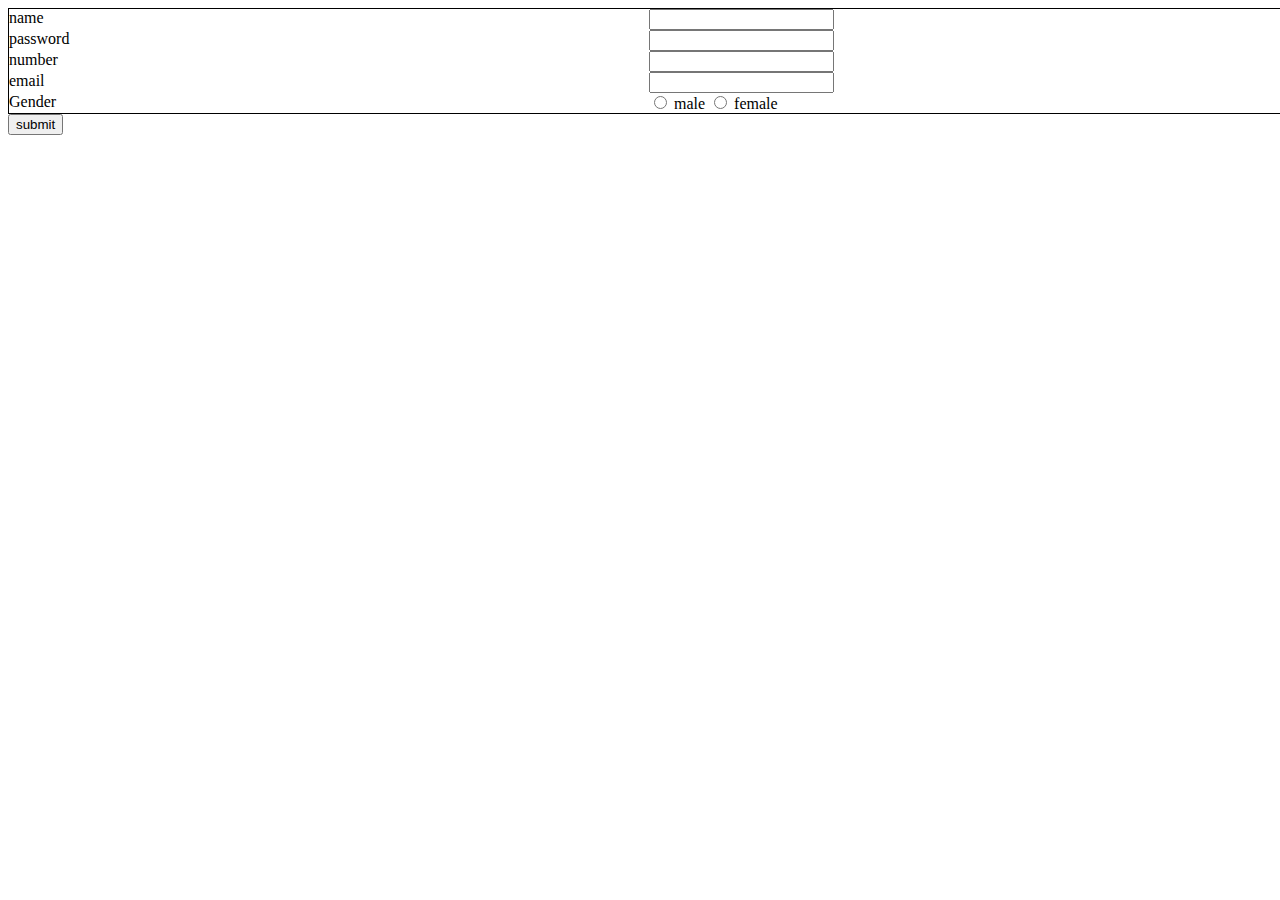
<file: Property HCI/05/index.html>
<!DOCTYPE html>
<html lang="en">
<head>
  <meta charset="UTF-8">
  <meta http-equiv="X-UA-Compatible" content="IE=edge">
  <meta name="viewport" content="width=device-width, initial-scale=1.0">
  <title>Document</title>
  <link rel="stylesheet" href="style.css">
</head>
<body>
  <form>
    <div id="divTable">

      <div>name</div>
      <div><input type="text" name="inputText" id="inputText"></div>

      <div>password</div>
      <div><input type="password" name="inputPassword" id="inputPassword"></div>

      <div>number</div>
      <div><input type="number" name="inputNumber" id="inputNumber"></div>

      <div>email</div>
      <div><input type="email" name="inputEmail" id="inputEmail"></div>

      <div>Gender</div>
      <div>
        <input type="radio" name="inputRadioGender" id="inputRadioMale">
        <label for="inputRadioGenderMale">male</label>
        <input type="radio" name="inputRadioGender" id="inputRadioFemale">
        <label for="inputRadioGenderFemale">female</label>
      </div>
    </div>
    <button id="buttonSubmit">submit</button>
    <div id="divError"></div>
  </form>

  <div id="asynchronous"></div>

</body>


<script src="script.js"></script>
</html>
</file>
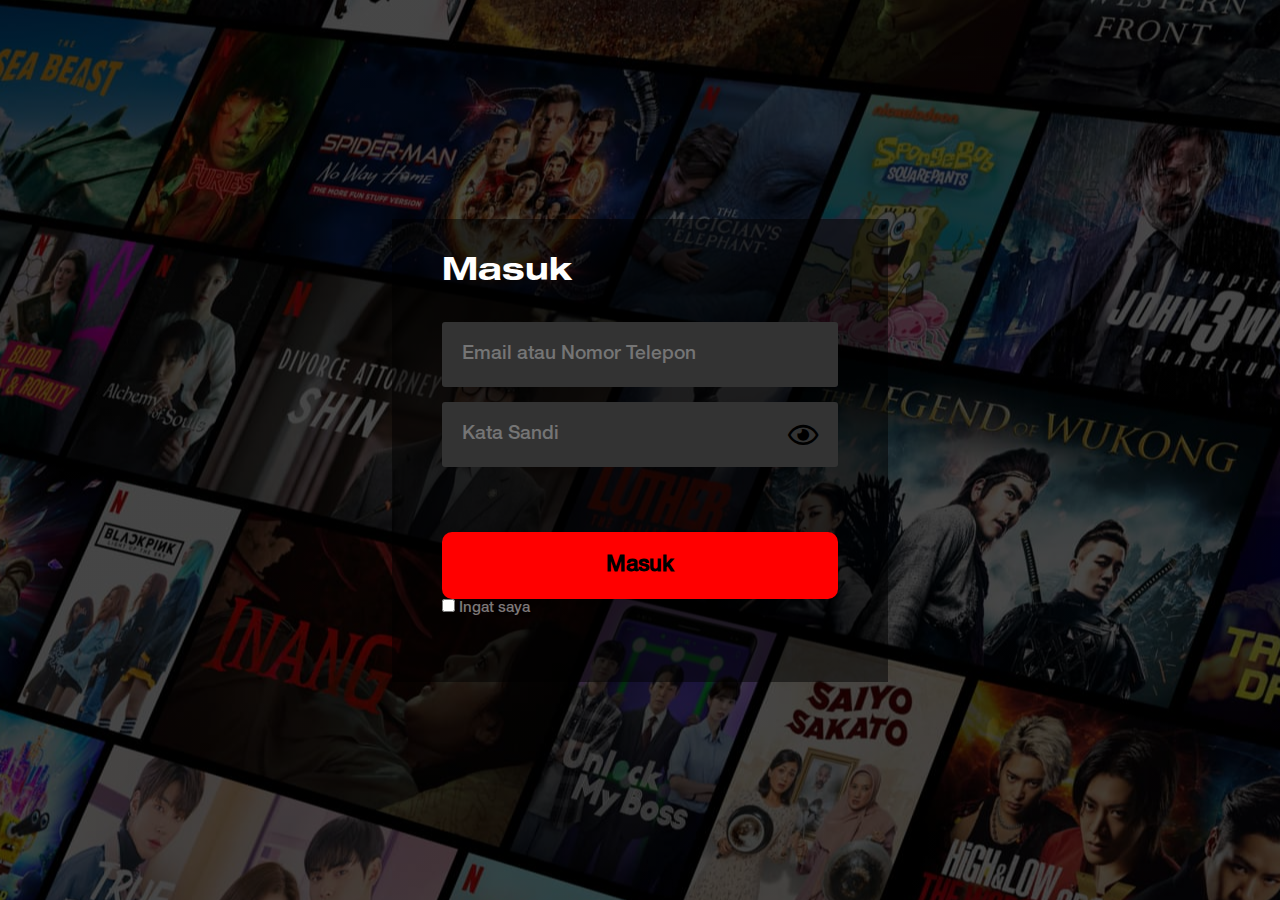
<file: loginpage.html>
<!DOCTYPE html>
<html lang="en">

<head>
    <meta charset="UTF-8">
    <meta http-equiv="X-UA-Compatible" content="IE=edge">
    <meta name="viewport" content="width=device-width, initial-scale=1.0">
    <link rel="stylesheet" href="style.css">
    <link rel="stylesheet" href="https://cdnjs.cloudflare.com/ajax/libs/font-awesome/5.13.0/css/all.min.css">
    <title>Document</title>
</head>

<body>
    <div class="container">
        <div class="bg"></div>
        <div class="loginfield">
            <div class="field">
                <h1>Masuk</h1>
                <div class="isi">
                    <div class="input-field" id="nameField">
                        <input id="nameText" type="text" placeholder="Email atau Nomor Telepon">
                    </div>
                    <div class="input-field" id="passField">
                        <input id="passText" type="password" placeholder="Kata Sandi">
                        <i class="far fa-eye" id="togglePassword"></i>
                    </div>
                    <div>
                        <button id="myButton" type="button">Masuk</button>  
                        <script type="text/javascript">
                            document.getElementById("myButton").onclick = function () {
                                location.href = "./Property HCI/home_page.html";
                            };
                        </script>  
                    </div>
                    <label class="checkbox" id="cekboks" for="myCheckBoxId">
                        <input type="checkbox" name="checkboxTermofService" id="checkBoxId">
                        <!-- <div class="checkbox__box"></div> -->
                        Ingat saya
                    </label>

                </div>
                <div class="but"></div>
            </div>
        </div>
    </div>
</body>
<script src="script.js"></script>

</html>
</file>
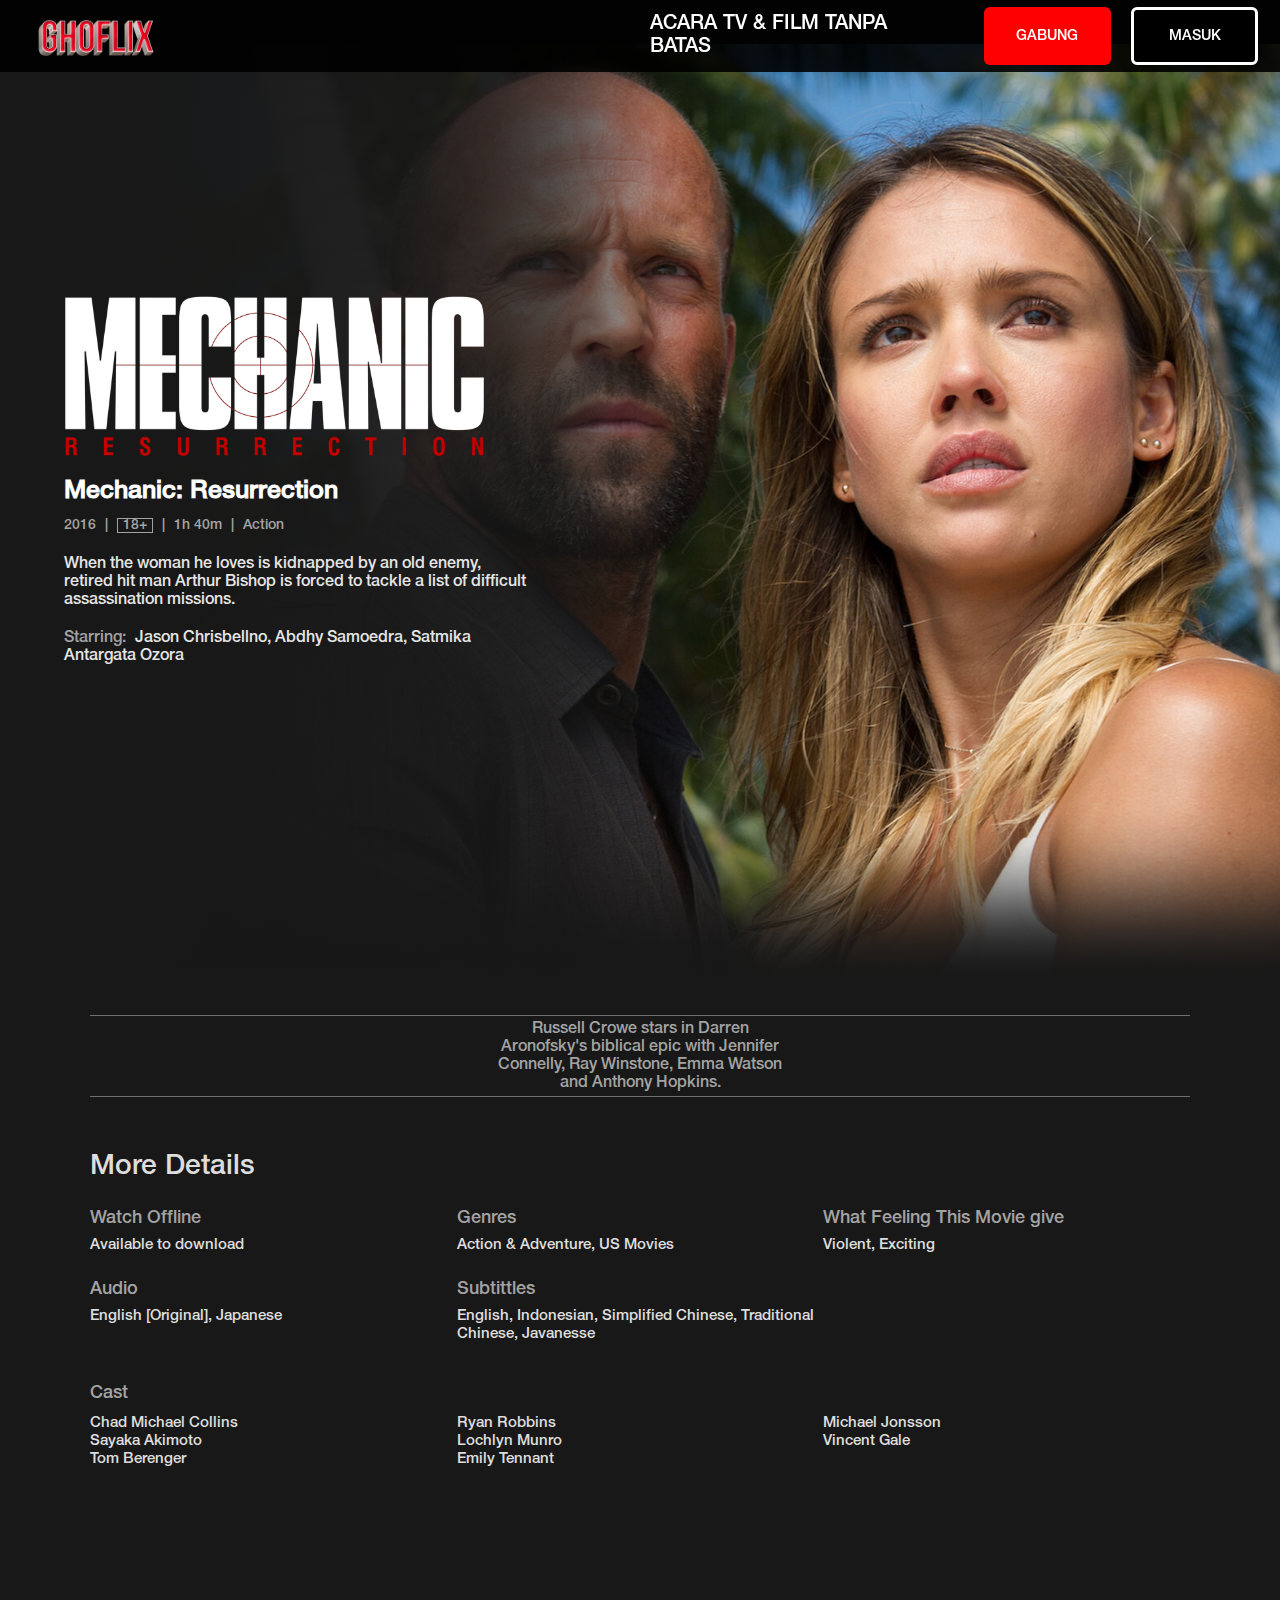
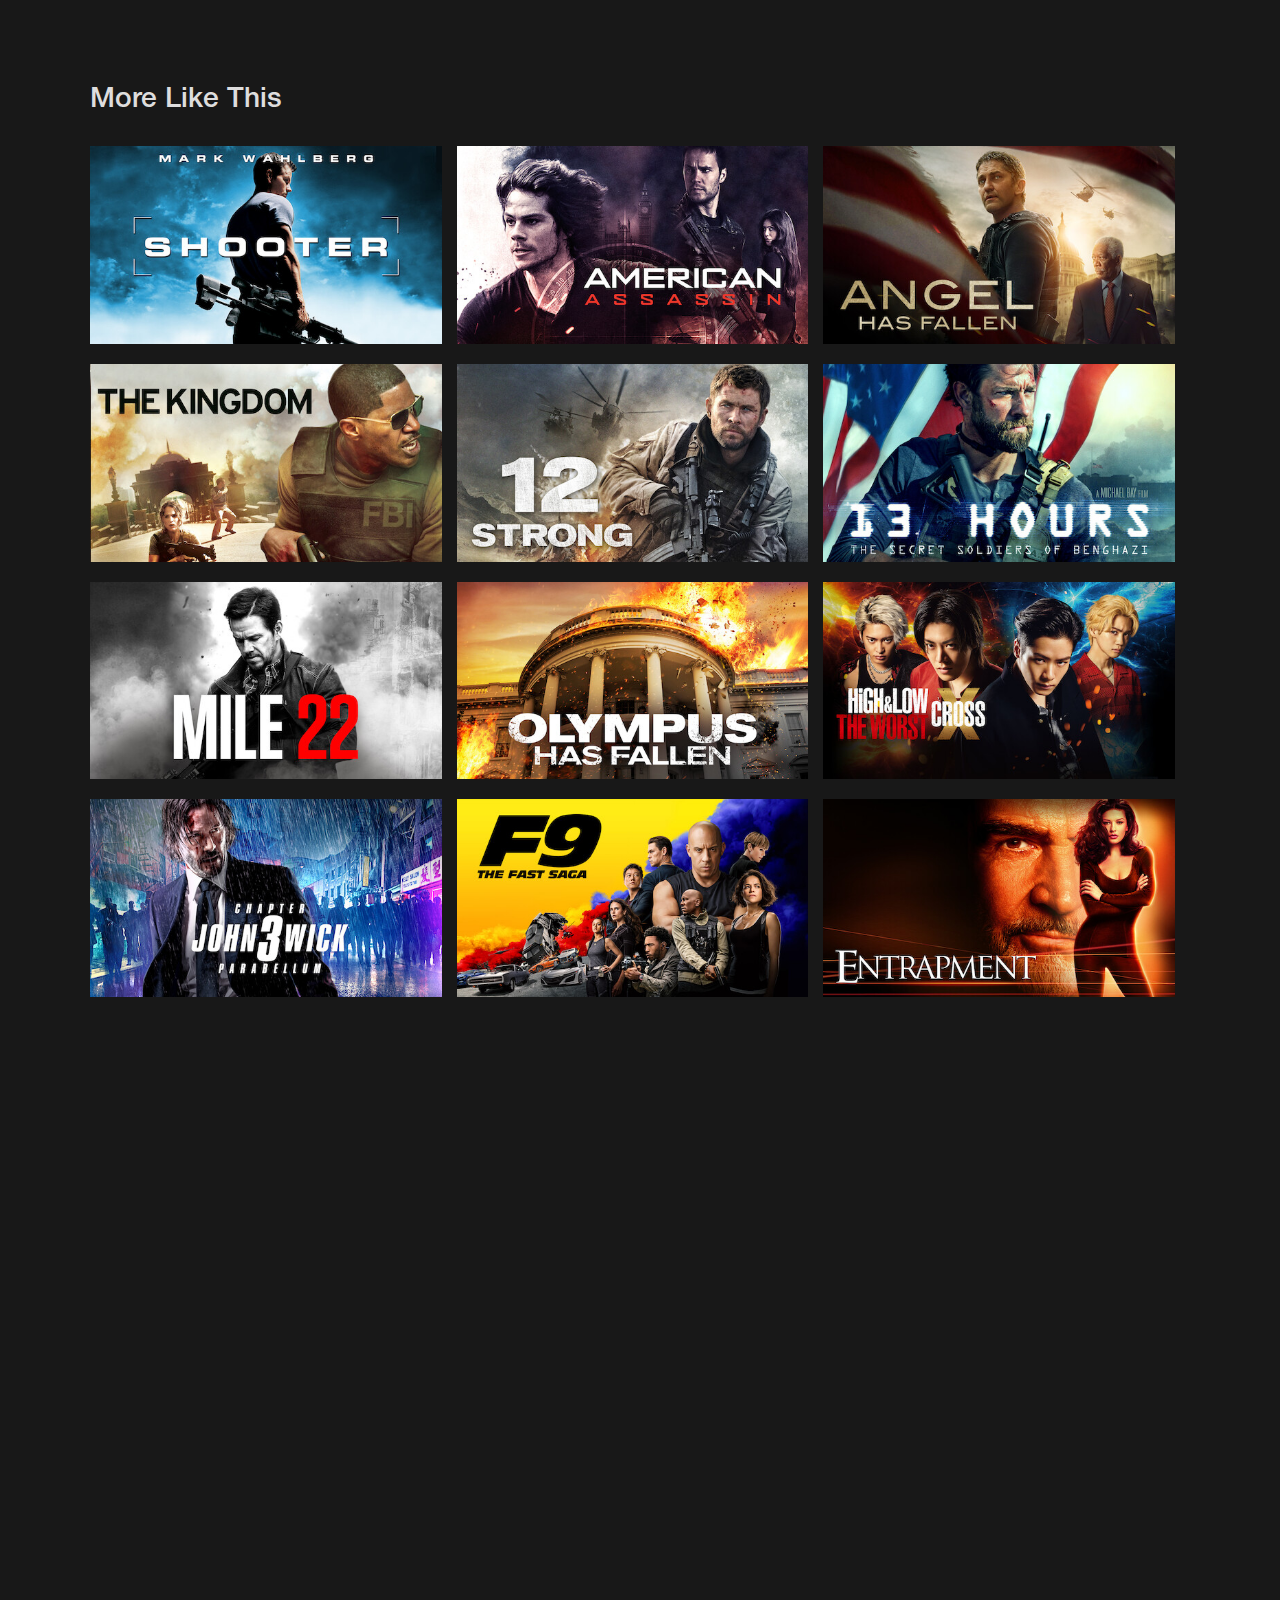
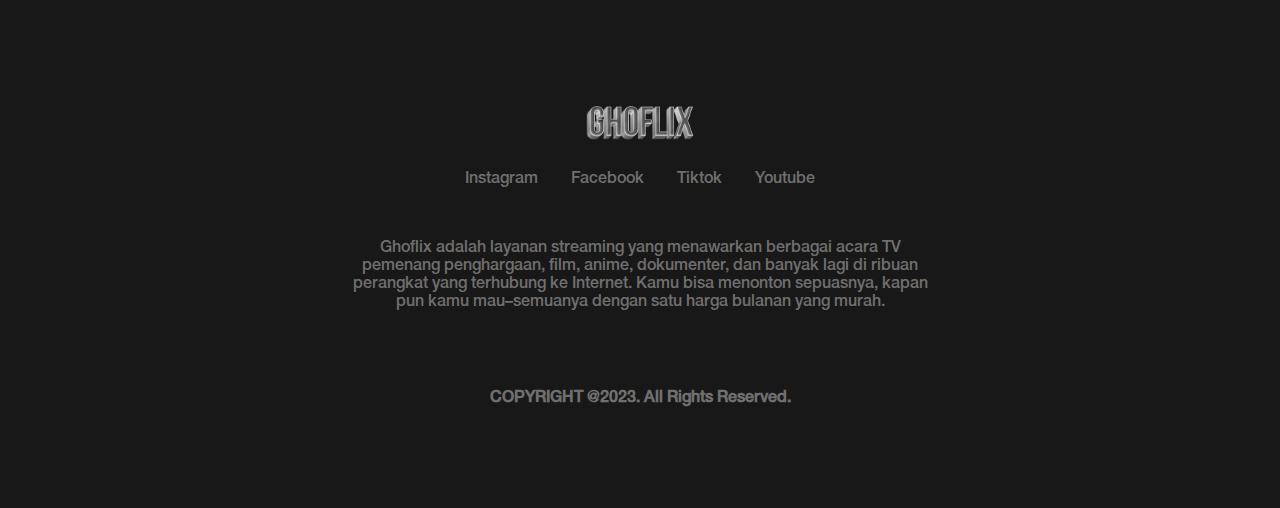
<file: Property HCI/film1.html>
<html lang="en">
<head>
    <meta charset="UTF-8">
    <meta http-equiv="X-UA-Compatible" content="IE=edge">
    <meta name="viewport" content="width=device-width, initial-scale=1.0">
    <title>Document</title>
    <link rel="stylesheet" href="film1.css">
</head>
<body>
    <div class="header">
        <img src="./Assets/ghoflix_image.png" alt="image">
        <div class="left_header">

            <p>ACARA TV & FILM TANPA BATAS</p>
            <div class="left_second_container">
                <a class="left_header_gabung" href="./loginpage.html">
                    <p>
                        GABUNG
                    </p>
                </a>
                <a class="left_header_masuk" href="./loginpage.html">
                    <p>
                        MASUK 
                    </p>
                </a>
            </div>
        </div>        
    </div>
    <div class="jumbotron1">
        <div class="hero_container_info">
            <div class="info_container">
                <img src="./Assets/film1_tittle.png" alt="">
                <div class="details_info_movie">
                    <h1>Mechanic: Resurrection</h1>
                    <div class="tittle_info_movie">
                        <span class="tittle_year">2016</span>
                        <span class="separator"> | </span>
                        <span class="maturerity_number">18+</span>
                        <span class="separator"> | </span>
                        <span class="movie_time">1h 40m</span>
                        <span class="separator"> | </span>
                        <span class="genre">Action</span>
                    </div>
                    <div class="tittle_sinopsis">
                        When the woman he loves is kidnapped by an old enemy, 
                        retired hit man Arthur Bishop is forced to tackle a list of 
                        difficult assassination missions.
                    </div>
                    <div class="tittle_info_talent">
                        <span class="starring">Starring: </span>
                        <span class="talent"> Jason Chrisbellno, Abdhy Samoedra, Satmika Antargata Ozora</span>
                    </div>
                </div>
            </div>
            <div class="hero_image">
                
            </div>
        </div>
    </div>
    <div class="suggestion">
        <section class="producer_hero">
            <div class="separator_pro"></div>
            <section class="produser_details">
                <span class="producer_name">
                    <p>
                        Russell Crowe stars in Darren Aronofsky's biblical 
                        epic with Jennifer Connelly, Ray Winstone, Emma Watson and 
                        Anthony Hopkins.
                    </p>
                </span>
            </section>
            <div class="separator_pro"></div>
        </section>
        <section class="more_detail">
            <p>More Details</p>
            <div class="detail_info_more">
                <div class="section_watch_offline">
                    <div class="header_section_watch">
                        Watch Offline
                    </div>
                    <div class="contain_section_watch">
                        Available to download
                    </div>
                </div>
                <div class="section_genres_more">
                    <div class="header_section_watch">
                        Genres
                    </div>
                    <div class="contain_section_watch">
                        Action & Adventure, US Movies
                    </div>
                </div>
                <div class="section_feeling_this_movie">
                    <div class="header_section_watch">
                        What Feeling This Movie give
                    </div>
                    <div class="contain_section_watch">
                        Violent, Exciting
                    </div>
                    
                </div>
                <div class="section_audio">
                    <div class="header_section_watch">
                        Audio
                    </div>
                    <div class="contain_section_watch">
                        English [Original], Japanese
                    </div>
                </div>
                <div class="section_subtittles">
                    <div class="header_section_watch">
                        Subtittles
                    </div>
                    <div class="contain_section_watch">
                        English, Indonesian, Simplified Chinese, Traditional Chinese, Javanesse
                    </div>
                </div>
            </div>
        </section>
        <section class="cast_container">
            <div class="header_cast">
                Cast
            </div>
            <div class="cast_name">
                <span>Chad Michael Collins</span>
                <span>Ryan Robbins</span>
                <span>Michael Jonsson</span>
                <span>Sayaka Akimoto</span>
                <span>Lochlyn Munro</span>
                <span>Vincent Gale</span>
                <span>Tom Berenger</span>
                <span>Emily Tennant</span>
            </div>
        </section>
    </div>
    <div class="recomendded_movie">
        <div class="header_recommendded_movie">
            <span>More Like This</span>
        </div>
        <div class="movie_container">
            <div class="movie_hold">
                <a href="">
                    <img src="./Assets/reco_image1.jpg" alt="">
                </a> 
            </div>
            <div class="movie_hold">
                <a href="">
                    <img src="./Assets/reco_image2.jpg" alt="">
                </a> 
            </div>
            <div class="movie_hold">
                <a href="">
                    <img src="./Assets/reco_image3.jpg" alt="">
                </a> 
            </div>
            <div class="movie_hold">
                <a href="">
                    <img src="./Assets/reco_image4.jpg" alt="">
                </a> 
            </div>
            <div class="movie_hold">
                <a href="">
                    <img src="./Assets/reco_image5.jpg" alt="">
                </a> 
            </div>
            <div class="movie_hold">
                <a href="">
                    <img src="./Assets/reco_image6.jpg" alt="">
                </a> 
            </div>
            <div class="movie_hold">
                <a href="">
                    <img src="./Assets/reco_image7.jpg" alt="">
                </a> 
            </div>
            <div class="movie_hold">
                <a href="">
                    <img src="./Assets/reco_image8.jpg" alt="">
                </a> 
            </div>
            <div class="movie_hold">
                <a href="">
                    <img src="./Assets/reco_image9.jpg" alt="">
                </a> 
            </div>
            <div class="movie_hold">
                <a href="">
                    <img src="./Assets/reco_image10.jpg" alt="">
                </a> 
            </div>
            <div class="movie_hold">
                <a href="">
                    <img src="./Assets/reco_image11.jpg" alt="">
                </a> 
            </div>
            <div class="movie_hold">
                <a href="">
                    <img src="./Assets/reco_image12.jpg" alt="">
                </a> 
            </div>
        </div>
    </div>
</body>
<footer>
    <div class="footer_container">
        <div class="container_social_media">
            <img src="./Assets/ghoflix_black and white.png" alt="">
            <section class="link_social_media">
                <a href="">Instagram</a>
                <a href="">Facebook</a>
                <a href="">Tiktok</a>
                <a href="">Youtube</a>
            </section>
            <div class="description_footer">
                <p>Ghoflix adalah layanan streaming yang menawarkan berbagai acara 
                    TV pemenang penghargaan, film, anime, dokumenter, dan banyak lagi
                    di ribuan perangkat yang terhubung ke Internet. Kamu bisa menonton
                    sepuasnya, kapan pun kamu mau–semuanya dengan satu harga bulanan yang murah.</p>
            </div>
            <h4>COPYRIGHT @2023. All Rights Reserved.</h4>
        </div>
    </div>
</footer>
</html>
</file>
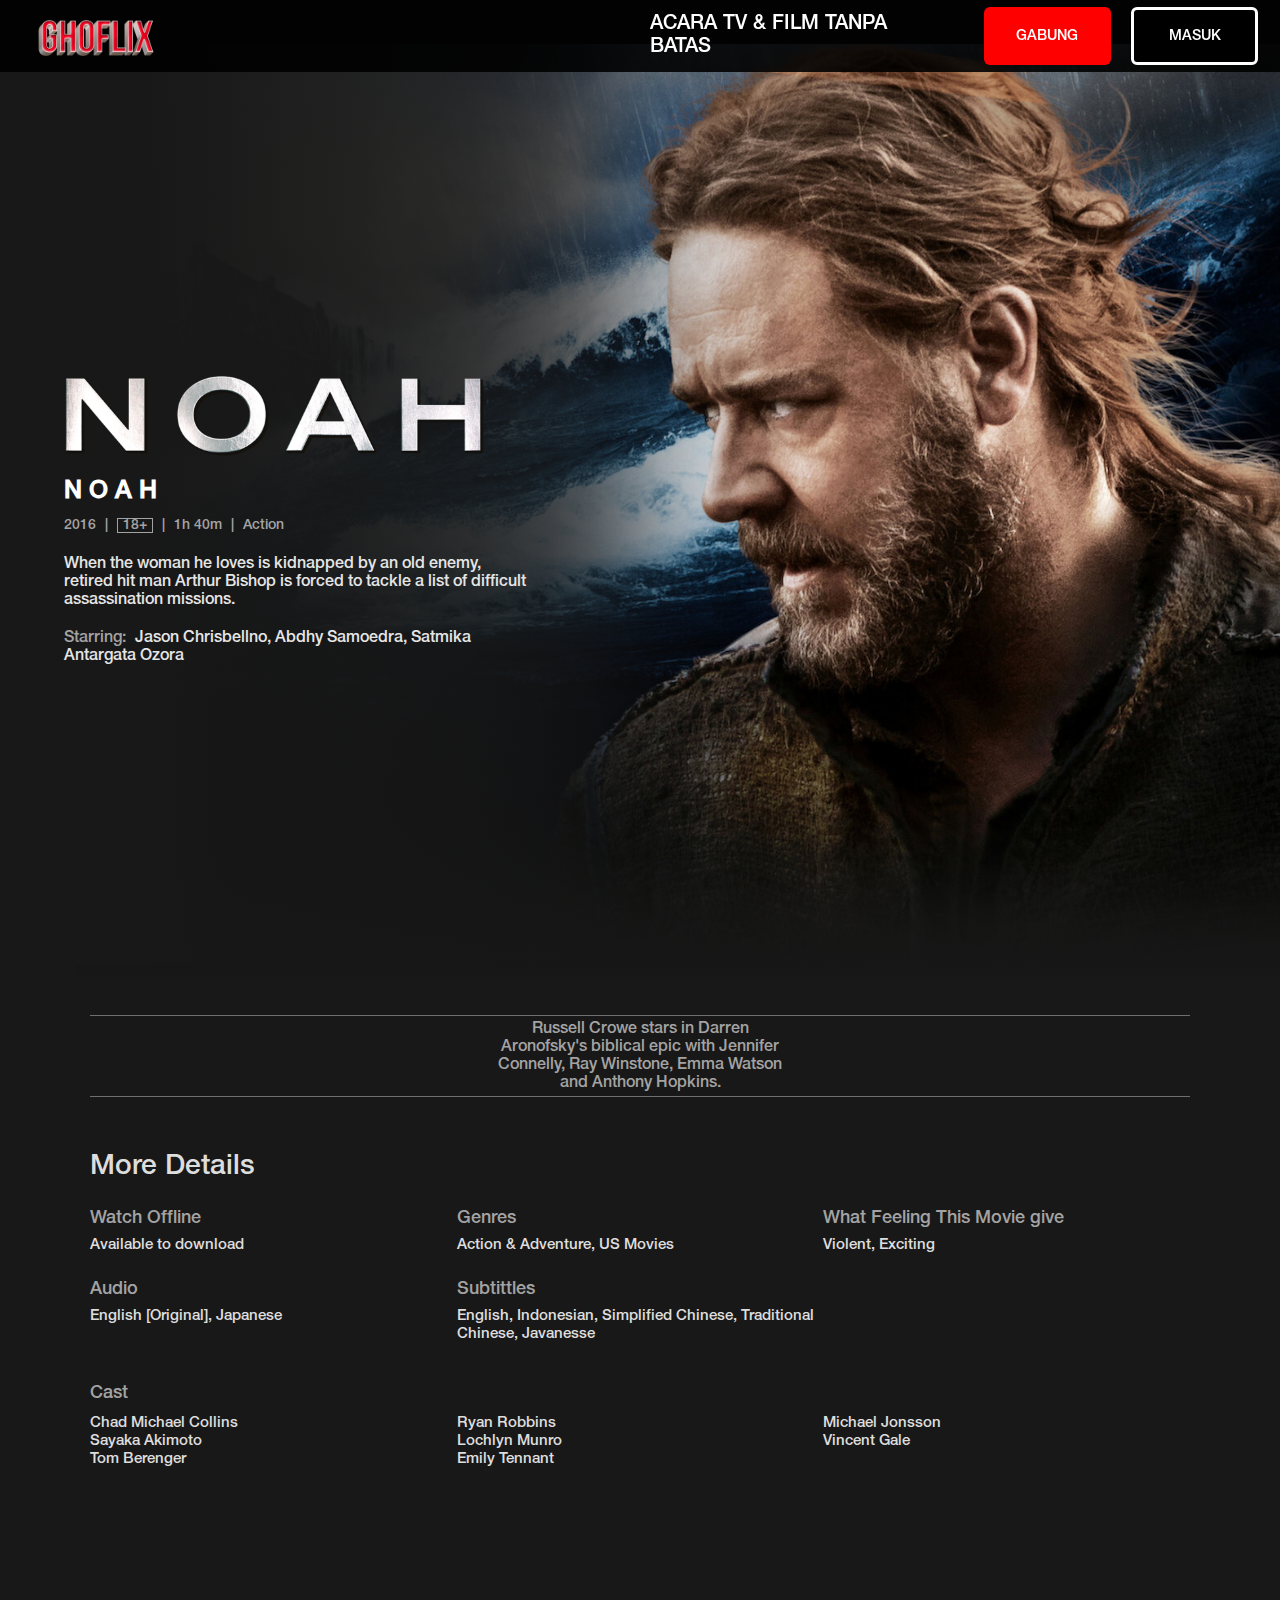
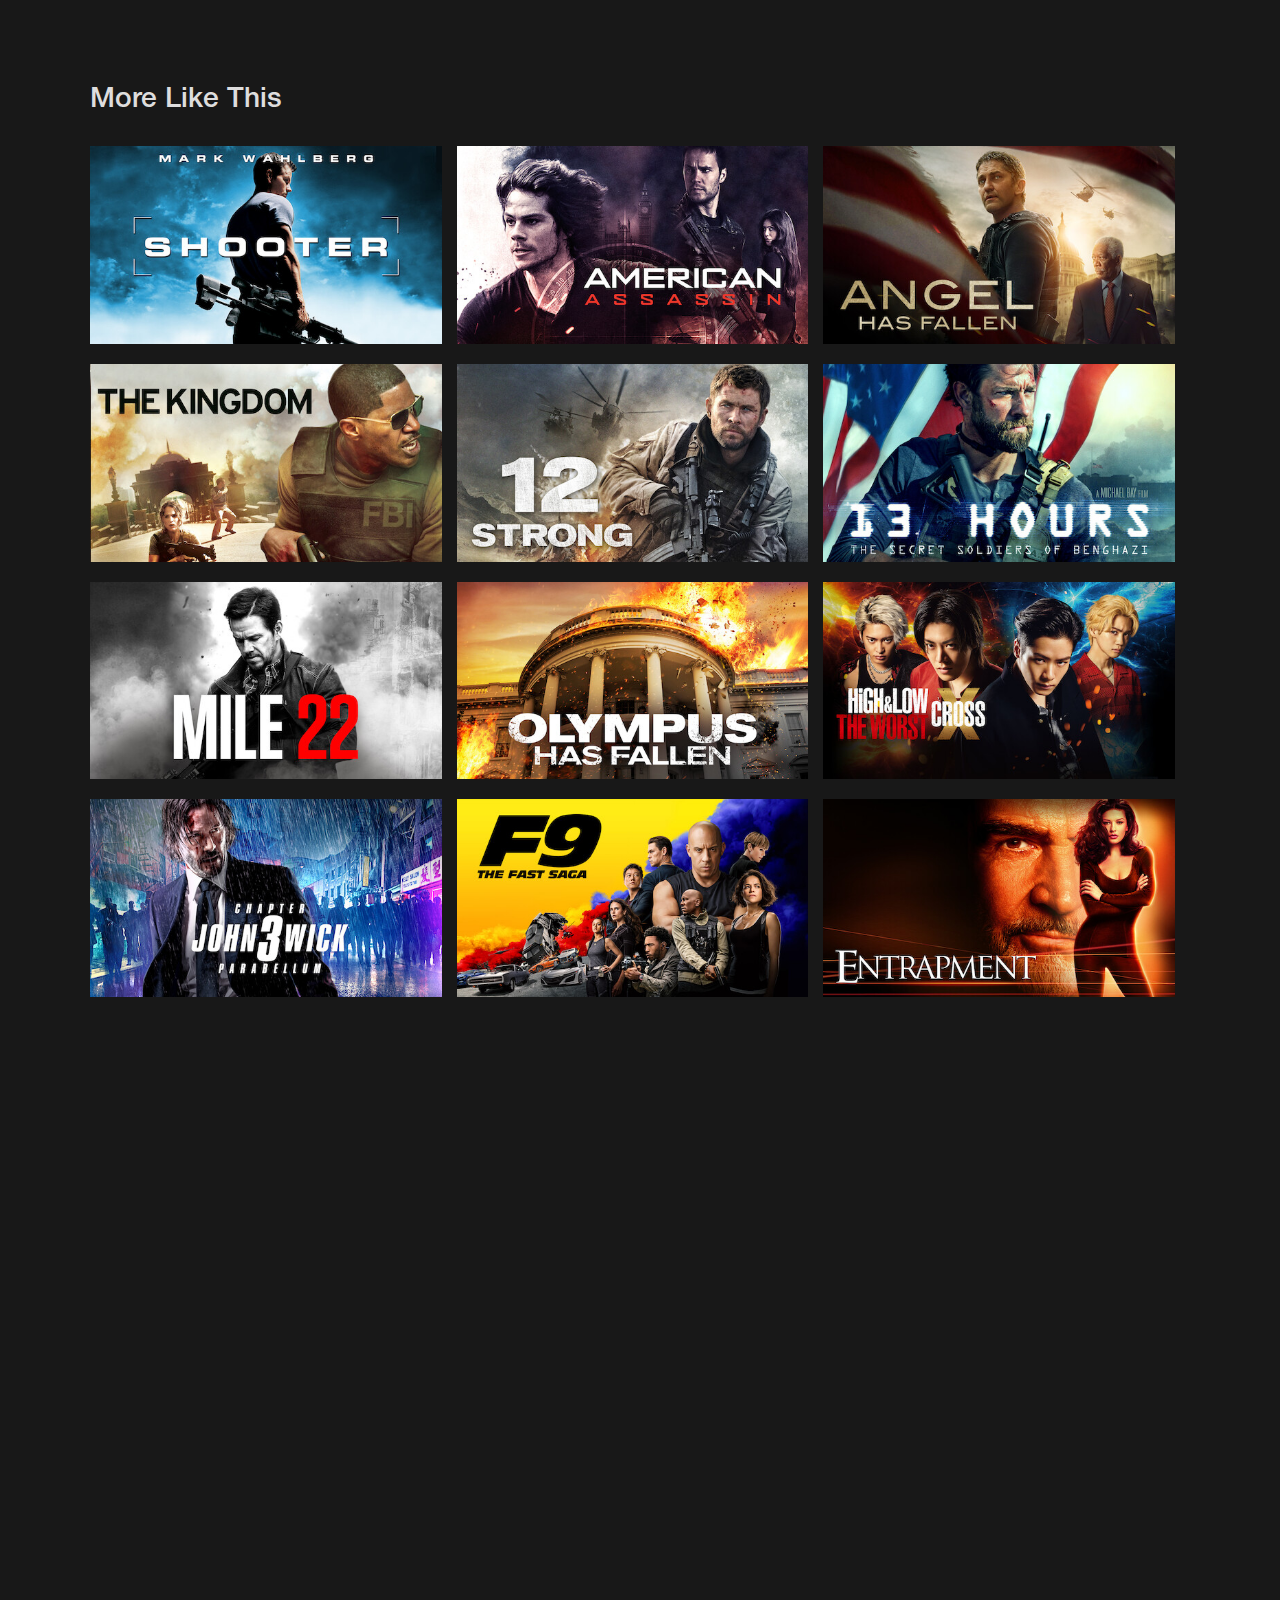
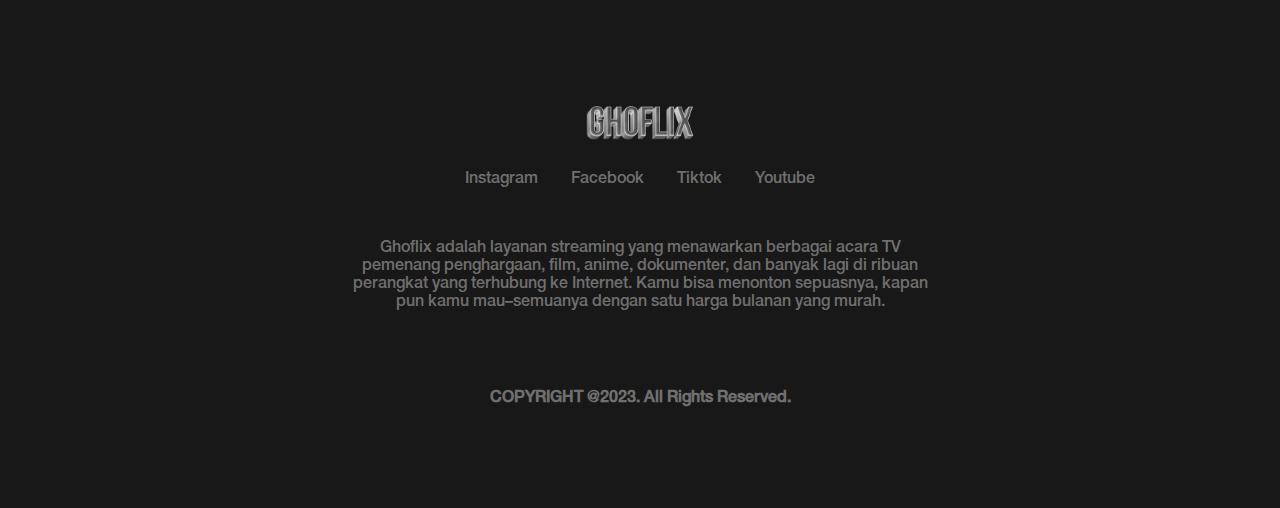
<file: Property HCI/film2.html>
<html lang="en">
<head>
    <meta charset="UTF-8">
    <meta http-equiv="X-UA-Compatible" content="IE=edge">
    <meta name="viewport" content="width=device-width, initial-scale=1.0">
    <title>Document</title>
    <link rel="stylesheet" href="film2.css">
</head>
<body>
    <div class="header">
        <img src="./Assets/ghoflix_image.png" alt="image">
        <div class="left_header">
            <p>ACARA TV & FILM TANPA BATAS</p>
            <div class="left_second_container">
                <a class="left_header_gabung" href="./loginpage.html">
                    <p>
                        GABUNG
                    </p>
                </a>
                <a class="left_header_masuk" href="./loginpage.html">
                    <p>
                        MASUK 
                    </p>
                </a>
            </div>
        </div>        
    </div>
    <div class="jumbotron1">
        <div class="hero_container_info">
            <div class="info_container">
                <img src="./Assets/tittle2.png" alt="">
                <div class="details_info_movie">
                    <h1>N O A H</h1>
                    <div class="tittle_info_movie">
                        <span class="tittle_year">2016</span>
                        <span class="separator"> | </span>
                        <span class="maturerity_number">18+</span>
                        <span class="separator"> | </span>
                        <span class="movie_time">1h 40m</span>
                        <span class="separator"> | </span>
                        <span class="genre">Action</span>
                    </div>
                    <div class="tittle_sinopsis">
                        When the woman he loves is kidnapped by an old enemy, 
                        retired hit man Arthur Bishop is forced to tackle a list of 
                        difficult assassination missions.
                    </div>
                    <div class="tittle_info_talent">
                        <span class="starring">Starring: </span>
                        <span class="talent"> Jason Chrisbellno, Abdhy Samoedra, Satmika Antargata Ozora</span>
                    </div>
                </div>
            </div>
            <div class="hero_image">
            </div>
        </div>
    </div>
    <div class="suggestion">
        <section class="producer_hero">
            <div class="separator_pro"></div>
            <section class="produser_details">
                <span class="producer_name">
                    <p>
                        Russell Crowe stars in Darren Aronofsky's biblical 
                        epic with Jennifer Connelly, Ray Winstone, Emma Watson and 
                        Anthony Hopkins.
                    </p>
                </span>
            </section>
            <div class="separator_pro"></div>
        </section>
        <section class="more_detail">
            <p>More Details</p>
            <div class="detail_info_more">
                <div class="section_watch_offline">
                    <div class="header_section_watch">
                        Watch Offline
                    </div>
                    <div class="contain_section_watch">
                        Available to download
                    </div>
                </div>
                <div class="section_genres_more">
                    <div class="header_section_watch">
                        Genres
                    </div>
                    <div class="contain_section_watch">
                        Action & Adventure, US Movies
                    </div>
                </div>
                <div class="section_feeling_this_movie">
                    <div class="header_section_watch">
                        What Feeling This Movie give
                    </div>
                    <div class="contain_section_watch">
                        Violent, Exciting
                    </div>
                </div>
                <div class="section_audio">
                    <div class="header_section_watch">
                        Audio
                    </div>
                    <div class="contain_section_watch">
                        English [Original], Japanese
                    </div>
                </div>
                <div class="section_subtittles">
                    <div class="header_section_watch">
                        Subtittles
                    </div>
                    <div class="contain_section_watch">
                        English, Indonesian, Simplified Chinese, Traditional Chinese, Javanesse
                    </div>
                </div>
            </div>
        </section>
        <section class="cast_container">
            <div class="header_cast">
                Cast
            </div>
            <div class="cast_name">
                <span>Chad Michael Collins</span>
                <span>Ryan Robbins</span>
                <span>Michael Jonsson</span>
                <span>Sayaka Akimoto</span>
                <span>Lochlyn Munro</span>
                <span>Vincent Gale</span>
                <span>Tom Berenger</span>
                <span>Emily Tennant</span>
            </div>
        </section>

    </div>
    <div class="recomendded_movie">
        <div class="header_recommendded_movie">
            <span>More Like This</span>
        </div>
        <div class="movie_container">
            <div class="movie_hold">
                <a href="">
                    <img src="./Assets/reco_image1.jpg" alt="">
                </a> 
            </div>
            <div class="movie_hold">
                <a href="">
                    <img src="./Assets/reco_image2.jpg" alt="">
                </a> 
            </div>
            <div class="movie_hold">
                <a href="">
                    <img src="./Assets/reco_image3.jpg" alt="">
                </a> 
            </div>
            <div class="movie_hold">
                <a href="">
                    <img src="./Assets/reco_image4.jpg" alt="">
                </a> 
            </div>
            <div class="movie_hold">
                <a href="">
                    <img src="./Assets/reco_image5.jpg" alt="">
                </a> 
            </div>
            <div class="movie_hold">
                <a href="">
                    <img src="./Assets/reco_image6.jpg" alt="">
                </a> 
            </div>
            <div class="movie_hold">
                <a href="">
                    <img src="./Assets/reco_image7.jpg" alt="">
                </a> 
            </div>
            <div class="movie_hold">
                <a href="">
                    <img src="./Assets/reco_image8.jpg" alt="">
                </a> 
            </div>
            <div class="movie_hold">
                <a href="">
                    <img src="./Assets/reco_image9.jpg" alt="">
                </a> 
            </div>
            <div class="movie_hold">
                <a href="">
                    <img src="./Assets/reco_image10.jpg" alt="">
                </a> 
            </div>
            <div class="movie_hold">
                <a href="">
                    <img src="./Assets/reco_image11.jpg" alt="">
                </a> 
            </div>
            <div class="movie_hold">
                <a href="">
                    <img src="./Assets/reco_image12.jpg" alt="">
                </a> 
            </div>
        </div>
    </div>
</body>
<footer>
    <div class="footer_container">
        <div class="container_social_media">
            <img src="./Assets/ghoflix_black and white.png" alt="">
            <section class="link_social_media">
                <a href="">Instagram</a>
                <a href="">Facebook</a>
                <a href="">Tiktok</a>
                <a href="">Youtube</a>
            </section>
            <div class="description_footer">
                <p>Ghoflix adalah layanan streaming yang menawarkan berbagai acara 
                    TV pemenang penghargaan, film, anime, dokumenter, dan banyak lagi
                    di ribuan perangkat yang terhubung ke Internet. Kamu bisa menonton
                    sepuasnya, kapan pun kamu mau–semuanya dengan satu harga bulanan yang murah.</p>
            </div>
            <h4>COPYRIGHT @2023. All Rights Reserved.</h4>
        </div>
    </div>
</footer>
</html>
</file>
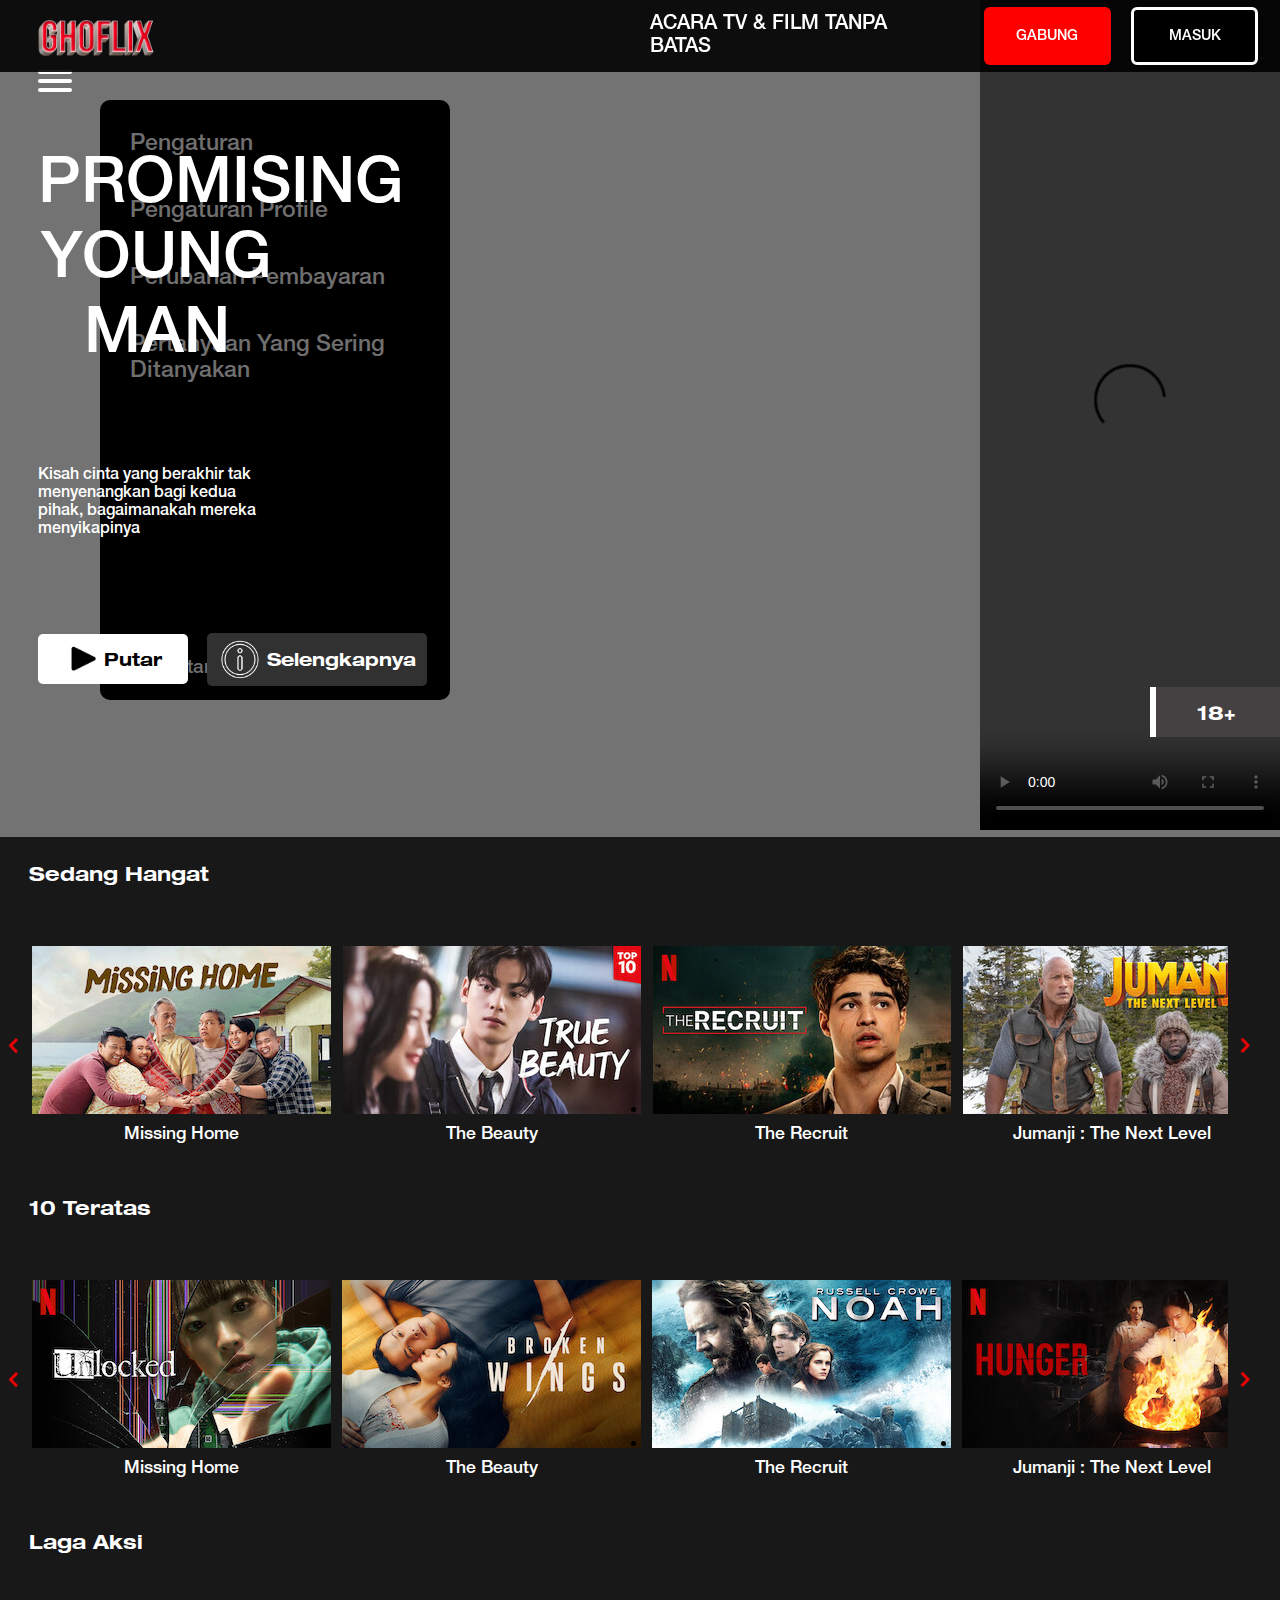
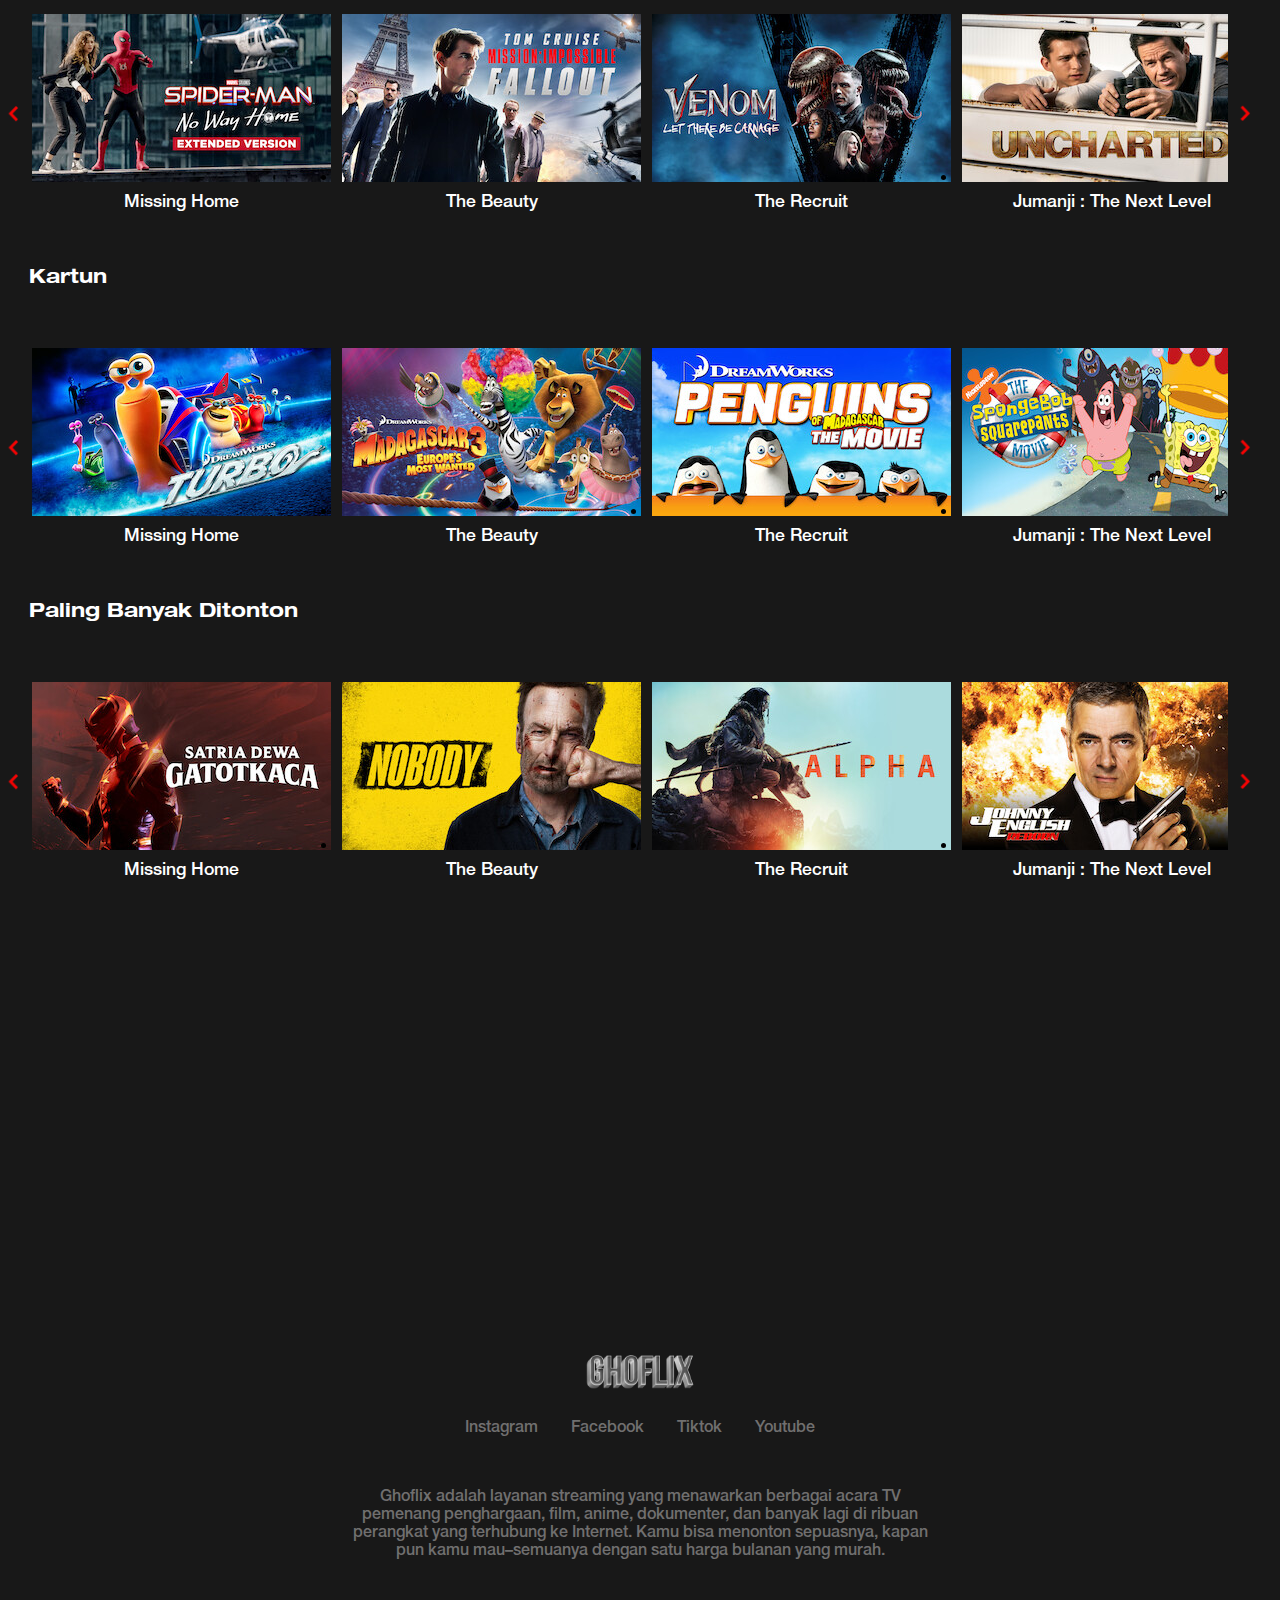
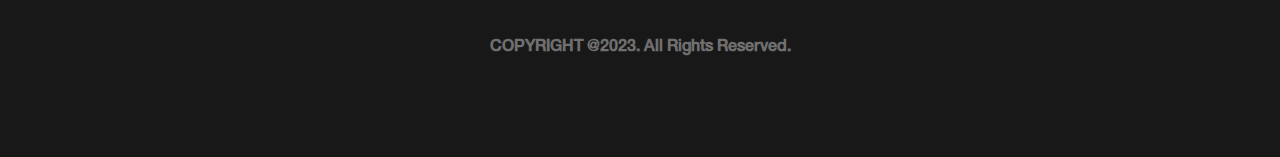
<file: Property HCI/home_page.html>
<html lang="en">
<head>
    <meta charset="UTF-8">
    <meta http-equiv="X-UA-Compatible" content="IE=edge">
    <meta name="viewport" content="width=device-width, initial-scale=1.0">
    <link rel="stylesheet" href="home_page_styling.css">
    <title>Home Page Ghoflix</title>
</head>
<body class="">
    <div class="header">
        <img src="./Assets/ghoflix_image.png" alt="image">
        <div class="left_header">
            <p>ACARA TV & FILM TANPA BATAS</p>
            <div class="left_second_container">
                <a class="left_header_gabung" href="./loginpage.html">
                    <p>
                        GABUNG
                    </p>
                </a>
                <a class="left_header_masuk" href="./loginpage.html">
                    <p>
                        MASUK 
                    </p>
                </a>
            </div>
        </div>        
    </div>
    <div class="more_in_humberger">
        <div class="more_list">
            <ul class="more_more">
                <li>
                    <a href="./Settings.html">Pengaturan</a>
                </li>
                <li>
                    <a href="">Pengaturan Profile</a>
                </li>
                <li>
                    <a href="">Perubahan Pembayaran</a>
                </li>
                <li>
                    <a href="./FAQ.html">Pertanyaan Yang Sering Ditanyakan</a>
                </li>
            </ul>
            <ul class="bottom_list_more">
                <li>
                    <a href="">Tentang Kita</a>
                </li>
                <li>
                    <a href="./loginpage.html">Keluar</a>
                </li>
                
            </ul>
        </div>
    </div>

    <div class="jumbotron1">
        <video controls autoplay loop src="./Assets/the-flash-trailer-2_h1080p.mov" type="the-flash-trailer-2_h1080p.mov"></video>
        <div class="age_restricted">
            <h2>18+</h2>
        </div>
        <div class="content_jumbotron1">
            <button class="humberger">
                <div class="but"></div>
            </button>
            <div class="tittle">
                <p>
                     PROMISING YOUNG MAN
                </p>
            </div>
            <div class="description">
                <p>
                     Kisah cinta yang berakhir tak menyenangkan bagi kedua pihak, bagaimanakah mereka menyikapinya
                </p>
            </div>
            <div class="play_button">
                <div class="play1">
                    <div class="play1_img"></div>
                    <a href="./film1.html">
                        <p>Putar</p>
                    </a>
                </div>
                <div class="play2">
                    <div class="play2_img"></div>
                    <a href="">
                        <p>Selengkapnya</p>
                    </a>
                </div>
            </div>
        </div>
    </div>
    <div class="content">
        <section class="content_horizontal">

            <h2>Sedang Hangat</h2>
            <div class="container_slider">
                <button onclick="go_prev()" class="prev_button">
                    <img src="./Assets/arrow.png" alt="arrow">
                </button>
                <div class="content_slider">
                    <ul class="movie_content">
                            <li class="real_content_movie">
                                <a class="more_detail_info" href="film2.html">
                                    <img src="./Assets/missing_home.jpg" alt="">
                                    <span class="name_movie">
                                        Missing Home
                                    </span>
                                </a>
                            </li>
                            <li class="real_content_movie">
                                <a class="more_detail_info" href="film1.html">
                                    <img src="./Assets/AAAABc2WxAS0My21vj7-YSW-DgloGea47Sedm_9nxaZsFddXLecOpPXH756rUgMQetiNkLpd7MDnZgW3s6HxoqHoaYmPhmY6SbJqtlbVkVW038xiQYVmLhprpCLgi1AdsXwHh2WRvLoao0-Fq87q-r_NJHLc3HDgwYXjtG0.jpg" alt="">
                                    <span class="name_movie">
                                        The Beauty
                                    </span>
                                </a>
                            </li>
                            <li class="real_content_movie">
                                <a class="more_detail_info" href="film2.html">
                                    <img src="./Assets/AAAABe4-4DgP2K8TYNNHtXYsU-vfUwMI4AHApF8mQNrho6Uoi40c0qDOY9c_cN2jOzIcns0Rv-tY9jrrLbJjLHEO99Pn4JFh2YYlU5qXEyp-s8ZGUlHydpIXFo2T7dX33SncB_OP.jpg" alt="">
                                    <span class="name_movie">
                                        The Recruit
                                    </span>
                                </a>
                            </li>
                            <li class="real_content_movie"> 
                                <a class="more_detail_info" href="film1.html">
                                    <img src="./Assets/AAAABR88rgTWV1OZfpt2Q0ANvhRz8MWJBkBF7gD0cV5AUwB6o4MSThIqOoX_iDua3oNvxi6F3rAJtsNWo7r1HV6H67kPePZ1QwbbdbA.jpg" alt="">
                                    <span class="name_movie">
                                        Jumanji : The Next Level
                                    </span>
                                </a>
                            </li>
                            <li class="real_content_movie">
                                <a class="more_detail_info" href="">
                                    <img src="./Assets/AAAABTH-cHTcWqwegSkNCKHvfL9MpJulpAtN7lrHnm6ocXX9r1Y3TEKKGuEN708v8a7cmgbHV5F5V0wb037SJZ3o8GiFM0BdVlqI_NGa7Czg6D36c5AftEplUEHptJ6W6kxWCDiy.jpg" alt="">
                                    <span class="name_movie">
                                        Benji
                                    </span>
                                </a>
                            </li>
                            <li class="real_content_movie">
                                <a class="more_detail_info" href="">
                                    <img src="./Assets/AAAABZ1zXNSKDB4XL1JkD0K3MReJE0kJYza_TIpU9W0WVlETBHFerfhZbGMsuypD6g4NsAjs0Qxpe_GKEQZw_KxpDaVtUtZzJKeYxcU.jpg" alt="">
                                    <span class="name_movie">
                                        Escape Room 
                                    </span>
                                </a>
                            </li>
                    </ul>
                </div>
                <button onclick="go_next()" class="next_button">
                    <img src="./Assets/arrow.png" alt="arrow">
                </button>
            </div>
        </section>
        <section class="content_horizontal">
            <!-- <button class="prev">

            </button> -->
            <h2>10 Teratas</h2>
            <div class="container_slider">
                <button onclick="go_prev1()" class="prev_button">
                    <img src="./Assets/arrow.png" alt="arrow">
                </button>
                <div class="content_slider">
                    <ul class="movie_content1">
                            <li class="real_content_movie">
                                <a class="more_detail_info" href="">
                                    <img src="./Assets/movie2.1.jpg" alt="">
                                    <span class="name_movie">
                                        Missing Home
                                    </span>
                                </a>
                            </li>
                            <li class="real_content_movie">
                                <a class="more_detail_info" href="">
                                    <img src="./Assets/movie2.2.jpg" alt="">
                                    <span class="name_movie">
                                        The Beauty
                                    </span>
                                </a>
                            </li>
                            <li class="real_content_movie">
                                <a class="more_detail_info" href="film2.html">
                                    <img src="./Assets/movie2.3.jpg" alt="">
                                    <span class="name_movie">
                                        The Recruit
                                    </span>
                                </a>
                            </li>
                            <li class="real_content_movie">
                                <a class="more_detail_info" href="">
                                    <img src="./Assets/movie2.4.jpg" alt="">
                                    <span class="name_movie">
                                        Jumanji : The Next Level
                                    </span>
                                </a>
                            </li>
                            <li class="real_content_movie">
                                <a class="more_detail_info" href="">
                                    <img src="./Assets/movie2.5.jpg" alt="">
                                    <span class="name_movie">
                                        Benji
                                    </span>
                                </a>
                            </li>
                            <li class="real_content_movie">
                                <a class="more_detail_info" href="">
                                    <img src="./Assets/movie2.6.jpg" alt="">
                                    <span class="name_movie">
                                        Escape Room 
                                    </span>
                                </a>
                            </li>
                            <li class="real_content_movie">
                                <a class="more_detail_info" href="">
                                    <img src="./Assets/movie2.7.jpg" alt="">
                                    <span class="name_movie">
                                        Escape Room 
                                    </span>
                                </a>
                            </li>
                            <li class="real_content_movie">
                                <a class="more_detail_info" href="./film1.html">
                                    <img src="./Assets/movie2.8.jpg" alt="">
                                    <span class="name_movie">
                                        Escape Room 
                                    </span>
                                </a>
                            </li>
                    </ul>
                </div>
                <button onclick="go_next1()" class="next_button">
                    <img src="./Assets/arrow.png" alt="arrow">
                </button>
            </div>
            
        </section>
        <section class="content_horizontal">
            <!-- <button class="prev">
            </button> -->
            <h2>Laga Aksi</h2>
            <div class="container_slider">
                <button onclick ="go_prev2()"  class="prev_button">
                    <img src="./Assets/arrow.png" alt="arrow">
                </button>
                <div class="content_slider">
                    <ul class="movie_content2">
                            <li class="real_content_movie">
                                <a class="more_detail_info" href="">
                                    <img src="./Assets/laga2.jpg" alt="">
                                    <span class="name_movie">
                                        Missing Home
                                    </span>
                                </a>
                            </li>
                            <li class="real_content_movie">
                                <a class="more_detail_info" href="">
                                    <img src="./Assets/laga3.jpg" alt="">
                                    <span class="name_movie">
                                        The Beauty
                                    </span>
                                </a>
                            </li>
                            <li class="real_content_movie">
                                <a class="more_detail_info" href="">
                                    <img src="./Assets/laga4.jpg" alt="">
                                    <span class="name_movie">
                                        The Recruit
                                    </span>
                                </a>
                            </li>
                            <li class="real_content_movie">
                                <a class="more_detail_info" href="">
                                    <img src="./Assets/laga5.jpg" alt="">
                                    <span class="name_movie">
                                        Jumanji : The Next Level
                                    </span>
                                </a>
                            </li>
                            <li class="real_content_movie">
                                <a class="more_detail_info" href="">
                                    <img src="./Assets/laga6.jpg" alt="">
                                    <span class="name_movie">
                                        Benji
                                    </span>
                                </a>
                            </li>
                            <li class="real_content_movie">
                                <a class="more_detail_info" href="">
                                    <img src="./Assets/laga7.jpg" alt="">
                                    <span class="name_movie">
                                        Escape Room 
                                    </span>
                                </a>
                            </li>
                            <li class="real_content_movie">
                                <a class="more_detail_info" href="">
                                    <img src="./Assets/laga8.jpg" alt="">
                                    <span class="name_movie">
                                        Escape Room 
                                    </span>
                                </a>
                            </li>
                            <li class="real_content_movie">
                                <a class="more_detail_info" href="">
                                    <img src="./laga1.jpg" alt="">
                                    <span class="name_movie">
                                        Escape Room 
                                    </span>
                                </a>
                            </li>
                    </ul>
                </div>
                <button onclick="go_next2()" class="next_button">
                    <img src="./Assets/arrow.png" alt="arrow">
                </button>
            </div>
        </section>
        <section class="content_horizontal">
            <!-- <button class="prev">
            </button> -->
            <h2>Kartun</h2>
            <div class="container_slider">
                <button onclick="go_prev3()" class="prev_button">
                    <img src="./Assets/arrow.png" alt="arrow">
                </button>
                <div class="content_slider">
                    <ul class="movie_content3">
                            <li class="real_content_movie">
                                <a class="more_detail_info" href="">
                                    <img src="./Assets/kartun1.jpg" alt="">
                                    <span class="name_movie">
                                        Missing Home
                                    </span>
                                </a>
                            </li>
                            <li class="real_content_movie">
                                <a class="more_detail_info" href="">
                                    <img src="./Assets/kartun2.jpg" alt="">
                                    <span class="name_movie">
                                        The Beauty
                                    </span>
                                </a>
                            </li>
                            <li class="real_content_movie">
                                <a class="more_detail_info" href="">
                                    <img src="./Assets/kartun3.jpg" alt="">
                                    <span class="name_movie">
                                        The Recruit
                                    </span>
                                </a>
                            </li>
                            <li class="real_content_movie">
                                <a class="more_detail_info" href="">
                                    <img src="./Assets/kartun4.jpg" alt="">
                                    <span class="name_movie">
                                        Jumanji : The Next Level
                                    </span>
                                </a>
                            </li>
                            <li class="real_content_movie">
                                <a class="more_detail_info" href="">
                                    <img src="./Assets/kartun5.jpg" alt="">
                                    <span class="name_movie">
                                        Benji
                                    </span>
                                </a>
                            </li>
                            <li class="real_content_movie">
                                <a class="more_detail_info" href="">
                                    <img src="./Assets/kartun6.jpg" alt="">
                                    <span class="name_movie">
                                        Escape Room 
                                    </span>
                                </a>
                            </li>
                            <li class="real_content_movie">
                                <a class="more_detail_info" href="">
                                    <img src="./Assets/kartun7.jpg" alt="">
                                    <span class="name_movie">
                                        Escape Room 
                                    </span>
                                </a>
                            </li>
                            <li class="real_content_movie">
                                <a class="more_detail_info" href="">
                                    <img src="./Assets/kartun8.jpg" alt="">
                                    <span class="name_movie">
                                        Escape Room 
                                    </span>
                                </a>
                            </li>
                    </ul>
                </div>
                <button onclick="go_next3()" class="next_button">
                    <img src="./Assets/arrow.png" alt="arrow">
                </button>
            </div>
        </section>
        <section class="content_horizontal">
            <!-- <button class="prev">
            </button> -->
            <h2>Paling Banyak Ditonton</h2>
            <div class="container_slider">
                <button onclick="go_prev4()" class="prev_button">
                    <img src="./Assets/arrow.png" alt="arrow">
                </button>
                <div class="content_slider">
                    <ul class="movie_content4">
                            <li class="real_content_movie">
                                <a class="more_detail_info" href="">
                                    <img src="./Assets/most1.jpg" alt="">
                                    <span class="name_movie">
                                        Missing Home
                                    </span>
                                </a>
                            </li>
                            <li class="real_content_movie">
                                <a class="more_detail_info" href="">
                                    <img src="./Assets/most2.jpg" alt="">
                                    <span class="name_movie">
                                        The Beauty
                                    </span>
                                </a>
                            </li>
                            <li class="real_content_movie">
                                <a class="more_detail_info" href="">
                                    <img src="./Assets/most3.jpg" alt="">
                                    <span class="name_movie">
                                        The Recruit
                                    </span>
                                </a>
                            </li>
                            <li class="real_content_movie">
                                <a class="more_detail_info" href="">
                                    <img src="./Assets/most4.jpg" alt="">
                                    <span class="name_movie">
                                        Jumanji : The Next Level
                                    </span>
                                </a>
                            </li>
                            <li class="real_content_movie">
                                <a class="more_detail_info" href="">
                                    <img src="./Assets/most5.jpg" alt="">
                                    <span class="name_movie">
                                        Benji
                                    </span>
                                </a>
                            </li>
                            <li class="real_content_movie">
                                <a class="more_detail_info" href="">
                                    <img src="./Assets/most6.jpg" alt="">
                                    <span class="name_movie">
                                        Escape Room 
                                    </span>
                                </a>
                            </li>
                            <li class="real_content_movie">
                                <a class="more_detail_info" href="">
                                    <img src="./Assets/most7.jpg" alt="">
                                    <span class="name_movie">
                                        Escape Room 
                                    </span>
                                </a>
                            </li>
                            <li class="real_content_movie">
                                <a class="more_detail_info" href="">
                                    <img src="./Assets/most8.jpg" alt="">
                                    <span class="name_movie">
                                        Escape Room 
                                    </span>
                                </a>
                            </li>
                    </ul>
                </div>
                <button onclick="go_next4()" class="next_button">
                    <img src="./Assets/arrow.png" alt="arrow">
                </button>
            </div>
        </section>
    </div>
</body>
<footer>
    <div class="footer_container">
        <div class="container_social_media">
            <img src="./Assets/ghoflix_black and white.png" alt="">
            <section class="link_social_media">
                <a href="">Instagram</a>
                <a href="">Facebook</a>
                <a href="">Tiktok</a>
                <a href="">Youtube</a>
            </section>
            <div class="description_footer">
                <p>Ghoflix adalah layanan streaming yang menawarkan berbagai acara 
                    TV pemenang penghargaan, film, anime, dokumenter, dan banyak lagi
                    di ribuan perangkat yang terhubung ke Internet. Kamu bisa menonton
                    sepuasnya, kapan pun kamu mau–semuanya dengan satu harga bulanan yang murah.</p>
            </div>
            <h4>COPYRIGHT @2023. All Rights Reserved.</h4>
        </div>
    </div>
</footer>
<script src="home_page_script.js"></script>
</html>
</file>
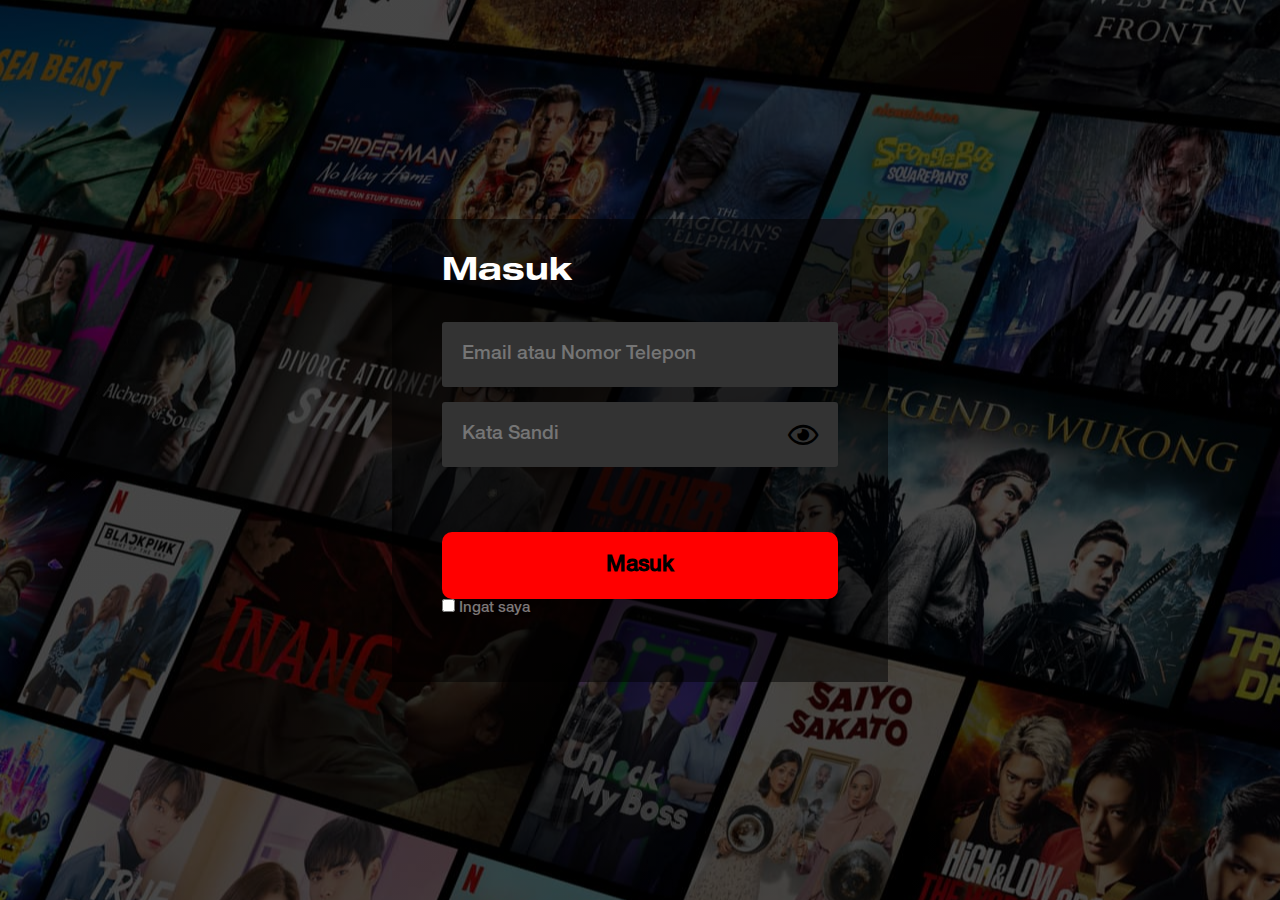
<file: Property HCI/loginpage.html>
<!DOCTYPE html>
<html lang="en">

<head>
    <meta charset="UTF-8">
    <meta http-equiv="X-UA-Compatible" content="IE=edge">
    <meta name="viewport" content="width=device-width, initial-scale=1.0">
    <link rel="stylesheet" href="style.css">
    <link rel="stylesheet" href="https://cdnjs.cloudflare.com/ajax/libs/font-awesome/5.13.0/css/all.min.css">
    <title>Document</title>
</head>

<body>
    <div class="container">
        <div class="bg"></div>
        <div class="loginfield">
            <div class="field">
                <h1>Masuk</h1>
                <div class="isi">
                    <div class="input-field" id="nameField">
                        <input id="nameText" type="text" placeholder="Email atau Nomor Telepon">
                    </div>
                    <div class="input-field" id="passField">
                        <input id="passText" type="password" placeholder="Kata Sandi">
                        <i class="far fa-eye" id="togglePassword"></i>
                    </div>
                    <div>
                        <button id="myButton" type="button">Masuk</button>  
                        <script type="text/javascript">
                            document.getElementById("myButton").onclick = function () {
                                location.href = "./home_page.html";
                            };
                        </script>  
                    </div>
                    <label class="checkbox" id="cekboks" for="myCheckBoxId">
                        <input type="checkbox" name="checkboxTermofService" id="checkBoxId">
                        <!-- <div class="checkbox__box"></div> -->
                        Ingat saya
                    </label>

                </div>
                <div class="but"></div>
            </div>
        </div>
    </div>
</body>
<script src="script.js"></script>

</html>
</file>
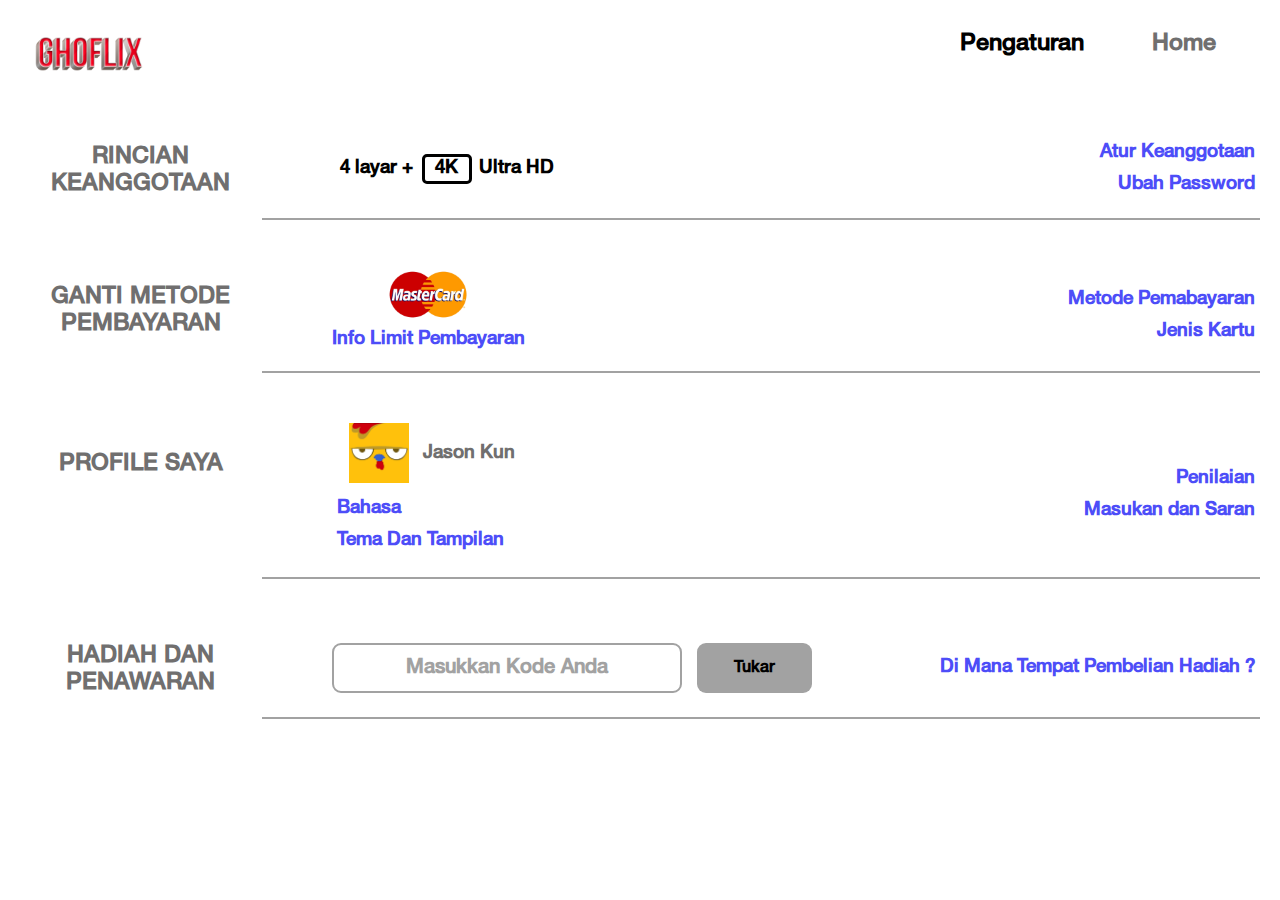
<file: Property HCI/Settings.html>
<html lang="en">
<head>
    <meta charset="UTF-8">
    <meta http-equiv="X-UA-Compatible" content="IE=edge">
    <meta name="viewport" content="width=device-width, initial-scale=1.0">
    <title>Settings</title>
    <link rel="stylesheet" href="Settings_stye.css">
</head>
<body>
    <div class="header">
        <img src="./Assets/ghoflix_image.png" alt="">
        <div class="navigation">
            <h3>Pengaturan</h3>
            <a href="home_page.html"><h3>Home</h3></a>
        </div>
    </div>
    <div class="rincian_keanggotaan">
        <div class="rincian">
            <h3>RINCIAN KEANGGOTAAN</h3>
        </div>
        <div class="rincian_more">
            <div class="rincian1">
                <div class="box2">
                    <h3>4 layar + </h3>
                </div>
                <div class="box">
                    <h3>4K</h3>
                </div>
                <div class="box1">
                    <h3>Ultra HD</h3>
                </div>
                </div>
            <div class="rincian2">
                <a href=""><h3>Atur Keanggotaan</h3></a>
                <a href=""><h3>Ubah Password</h3></a>
            </div>
        </div>
    </div>
    <div class="metode_pembayaran">
        <div class="rincian">
            <h3>GANTI METODE PEMBAYARAN</h3>
        </div>
        <div class="rincian_more">
            <div class="rincian_membership">
                <div class="img_pos">
                    <img src="./Assets/mastercard-credit-card-business-debit-card-logo-mastercard.jpg" alt="">
                </div>
                <a href=""><h3>
                    Info Limit Pembayaran
                </h3></a>
            </div>
            <div class="rincian2">
                <a href=""><h3>Metode Pemabayaran</h3></a>
                <a href=""><h3>Jenis Kartu</h3></a>
            </div>
        </div>
    </div>
    <div class="profile_saya">
        <div class="rincian">
            <h3>PROFILE SAYA</h3>
        </div>
        <div class="rincian_more">
            <div class="profile1">
                <div class="profile_more">
                    <img src="./Assets/netflix_picture1.jpg" alt="">
                    <a href=""><h3>Jason Kun</h3>
                    </a>
                </div>
                <div class="profile_more1">  
                    <a href=""><h3>Bahasa</h3></a>
                    <a href=""><h3>Tema Dan Tampilan</h3></a>
                </div>
            </div>
            <div class="rincian2">
                <a href=""><h3>Penilaian</h3></a>
                <a href=""><h3>Masukan dan Saran</h3></a>
            </div>
        </div>
    </div>
    <div class="hadiah_dan_penawaran">
        <div class="rincian">
            <h3>HADIAH DAN PENAWARAN</h3>
        </div>
        <div class="rincian_more">
            <div class="hadiah_more">
                <div class="search_box">
                    <h4>Masukkan Kode Anda</h4>
                </div>
                <div class="input">
                    <h4>
                        Tukar
                    </h4>
                </div>
            </div>
            <div class="rincian2">
                <a href=""><h3>Di Mana Tempat Pembelian Hadiah ? </h3></a>
               
            </div>
        </div>
    </div>
    
</body> 
</html>
</file>
<file: Property HCI/05/style.css>
form > *{
  display: block;
}

#divTable{
  width: 100vw;
  border: 1px solid black;
  display: grid;
  grid-template-columns: 50% 50%;
}


#divError{
  color: red;
}
</file>
<file: style.css>
@font-face {
    font-family: "ghoflix_font";
    src: url("HelveticaNeue-Medium.otf");
}

@font-face {
    font-family: "ghoflix_font_bold";
    src: url("HelveticaNeue-BoldExt.otf");
}

* {
    margin: 0;
    padding: 0;
    text-decoration: none;
    list-style: none;
    box-sizing: border-box;
    font-family: "ghoflix_font";
    /* font-family: "ghoflix_font-bold"; */
}

.container {
    /* position: relative; */
    display: flex;
    flex-direction: column;
    justify-content: center;
    align-items: center;
    /* justify-content: center; */
    text-align: center;
    width: 100vw;
    height: 100vh;
}

.bg {
    background-image: linear-gradient(rgba(0, 0, 0, 0.63), rgba(0, 0, 0, 0.63)), url(ID-id-20230327-popsignuptwoweeks-perspective_alpha_website_large.jpg);
    background-position: center;
    background-repeat: no-repeat;
    width: 100vw;
    position: absolute;
    top: 0;
    height: 100vh;
    z-index: -1;

}

.loginfield {

    /* position: absolute; */
    color: white;
    width: 496px;
    height: 463px;
    background-color: rgba(0, 0, 0, 0.5);
    display: flex;
    flex-direction: column;
    text-align: start;
}

h1 {
    font-family: "ghoflix_font_bold";
}

.input-field {
    /* background: #eaeaea; */
    margin: 15px 0;
    border-radius: 3px;
    display: flex;
    align-items: center;
    max-height: 65px;
    /* transition: max-height 1s; */
    overflow: hidden;
}

.input-field input {
    padding: 30px 20px;
    font-size: 1.2rem;
}

#nameText {
    height: 65px;
    width: 100%;
    background-color: rgb(51, 51, 51);
    border: none;
}

#passText {

    height: 65px;
    width: 100%;
    background-color: rgb(51, 51, 51);
    border: none;
}

.field {
    padding: 30px 50px;
    display: flex;
    flex-direction: column;
    gap: 20px;
}

#togglePassword {
    color: black;
    margin-left: -50px;
    cursor: pointer;
    font-size: 27px;
}

button {
    margin-top: 50px;
    width: 100%;
    height: 67px;
    border-radius: 10px;
    font-size: 22px;
    font-weight: bold;
    background-color: red;
    border: none;
}

.checkbox {
    color: rgb(124, 119, 119);
    font-size: 15px;
}

#checkBoxId {
    border: none;
    background-color: black;
}
</file>
<file: Property HCI/film1.css>
@font-face {
    font-family: "ghoflix_font";
    src: url(./font/helvetica-neue-55-cufonfonts/HelveticaNeue-Medium.otf);
}
@font-face {
    font-family: "ghoflix_font_bold";
    src: url(./font/helvetica-neue-55-cufonfonts/HelveticaNeue-BoldExt.otf);
}


* {

    margin: 0;
    /* padding: auto; */
    box-sizing: border-box;
    padding-inline-start: 0px;
}
a {

    text-decoration: none;
    color: rgb(112, 111, 111);
    font-family: "ghoflix_font";
}

body {

    overflow-x: hidden;
    opacity: 1; 
}

h2{
    color: white;
    font-size: 1.2rem;
    font-family: "ghoflix_font_bold";
    padding: 2% 0% 2% 2% ;

}

.header{ 
    position:fixed;
    display: flex;
    justify-content:space-between;
    width: 100vw; 
    height: 8vh;
    background-color: rgba(0, 0, 0, 0.89);
    z-index: 999;
    
}
.header img{ 
    height: 100%;
    width: 15%;
    object-position: 0% 55%;
    object-fit: cover;
}
.left_header{
    height: 100%;
    width: 50%;
    display:flex;
    justify-content: center;
    align-items: center;
}
.left_second_container{ 
    display: flex;
    justify-content: center;
    align-items: center;
    width: 50%;
    height: 100%;
}
.left_header p{
    font-size: 1.25rem;
    font-family: "ghoflix_font";
    color:white;
    padding: 10px;
}
.left_header_gabung{ 
    width: 40%;
    height: 80%; 
    margin: 0px 10px 0px 10px;
    background-color: red;
    border-radius: 6px;
    display: flex;
    justify-content: center;
    align-items: center;
    font-family: "ghoflix_font"
}
.left_header_gabung p {
    font-size: 0.90rem;
}

.left_header_masuk{
    width: 40%;
    height: 80%;
    margin: 0px 10px 0px 10px;   
    border-radius: 6px;
    background-color: black;
    display: flex;
    justify-content: center;
    align-items: center;
    font-family: "ghoflix_font";
    border-style: solid;
    border-color: white;
}
.left_header_masuk p {
    font-size: 0.90rem;
}

/* this is for jumbotron */
.jumbotron1{
    background: #181818;
    margin: 0 auto;
    max-width: 1700px;
    width: 100vw;
    height: 110vh;
    padding: 25px 5vw;
    position: relative;
}
.hero_image{
    background-image: url("Assets/film1.jpg");
    background-repeat: no-repeat;
    background-position: 100% -20%;
    background-size: cover;
    height: 100%;
    position: absolute;
    right: -6%;
    top:2%;
    width: 105%;
}
.hero_image::after{
    background: linear-gradient(0deg,#181818 0,hsla(0,0%,9%,.987) 1.62%,hsla(0,0%,9%,.951) 3.1%,hsla(0,0%,9%,.896) 4.5%,hsla(0,0%,9%,.825) 5.8%,hsla(0,0%,9%,.741) 7.06%,hsla(0,0%,9%,.648) 8.24%,hsla(0,0%,9%,.55) 9.42%,hsla(0,0%,9%,.45) 10.58%,hsla(0,0%,9%,.352) 11.76%,hsla(0,0%,9%,.259) 12.94%,hsla(0,0%,9%,.175) 14.2%,hsla(0,0%,9%,.104) 15.5%,hsla(0,0%,9%,.049) 16.9%,hsla(0,0%,9%,.013) 18.38%,hsla(0,0%,9%,0) 20%);
    content: "";
    height: 100%;
    top: 0px;
    left: 0;
    position: absolute;
    width: 100%;
}
.hero_container_info{
    display: flex;
    flex-direction: row;
    margin: 0 auto;
    position: relative;
    width: 100%;
    height: 100%;
}
.info_container{
    display: flex;
    flex-direction: column;
    justify-content: center;
    max-width: 800px;
    min-width: 500px;
    padding: 16px 32px 64px 0;
    position: relative;
    width: 35%;
    z-index: 2;
}
.info_container::after{
    content: "";
    position:absolute;
    background: linear-gradient(90deg,#181818 10%,hsla(0,0%,9%,.98) 20%,
    hsla(0,0%,9%,.97) 25%,hsla(0,0%,9%,.95) 35%,hsla(0,0%,9%,.94) 40%,
    hsla(0,0%,9%,.92) 45%,hsla(0,0%,9%,.9) 50%,hsla(0,0%,9%,.87) 55%,
    hsla(0,0%,9%,.82) 60%,hsla(0,0%,9%,.75) 65%,hsla(0,0%,9%,.63) 70%,
    hsla(0,0%,9%,.45) 75%,hsla(0,0%,9%,.27) 80%,hsla(0,0%,9%,.15) 85%,
    hsla(0,0%,9%,.08) 90%,hsla(0,0%,9%,.03) 95%,hsla(0,0%,9%,0));
    bottom: 0px;
    left :0px;
    right:-200px;
    width: 150%;
    height: 100%;
    z-index: -1;
}
.info_container img{ 
    position:relative;
    width: 90%;
}
.details_info_movie{
    position:relative;
    padding-top: 20px;
}
.details_info_movie h1{
    color:white;
    font-family: "ghoflix_font";
    font-size: 25px;
    font-stretch :wider;
}
.tittle_info_movie{
    padding-top: 10px;
    color: #a3a3a3;
    /* display: inline-block; */
    font-size: 14px;
    font-weight: 400;
    line-height: 18px;
    font-family: "ghoflix_font";
}
.maturerity_number{
    border: 1px solid #a3a3a3;
    padding: 0px 5px;
}
.tittle_info_movie .separator{
    padding: 0px 5px;
}
.tittle_sinopsis{
    padding-top: 20px;
    color:rgb(229, 229, 229);
    font-family: "ghoflix_font";
}
.tittle_info_talent{
    padding-top: 20px;
}
.tittle_info_talent .starring{
    color: #a3a3a3;
    font-family: "ghoflix_font";
    padding-right: 5px;
}
.tittle_info_talent .talent{
    color:rgb(229, 229, 229);
    font-family: "ghoflix_font";
}

.suggestion{
    position:relative;
    width: 100vw;
    height:72vh;
    background-color: #181818;
}

.producer_hero{
    padding:  25px 10vh;
    height: 150px;
    position: relative;
    background-color: #181818;
}
.separator_pro{
    width: 100%;
    border-bottom: 1px solid rgb(112, 111, 111);
    
}

.produser_details{
    display: flex;
    justify-content: center;
    align-items: center;
    height: 80%;
}
.producer_name{
    width: 100%;
    height: 100%;
    margin: 0px 400px;
    font-family: "ghoflix_font";
    display: flex;
    justify-content: center;
    align-items: center;
    color: #a3a3a3;
    text-align: center;
}

/* this is for more details */
.more_detail{
    position: relative;
    height: auto;
    width: 100%; 
    padding:  10px 10vh;

}
.more_detail p{
    font-family: "ghoflix_font";
    color: #dedddd;
    font-size: 28px;
}
.detail_info_more{
    display: grid;
    grid-template-columns: 33.333%  33.333%  33.333%;
}


.section_watch_offline{
    height: auto;
    max-width: 100%;
}
.header_section_watch{
    font-size: 18px;
    color: #a3a3a3;
    padding-top: 25px;
    font-family: "ghoflix_font";
}
.contain_section_watch{
    font-size: 15px;
    color: #dedddd;
    padding-top: 7px;
    font-family: "ghoflix_font";
}

.section_genres_more{
    height: auto;
    max-width: 100%;
}
.section_feeling_this_movie{
    height: auto;
    max-width: 100%;
}
.section_audio{
    height: auto;
    max-width: 100%;
}
.section_subtittles{
    height: auto;
    max-width: 100%;
}

.cast_container{
    position: relative;
    height: auto;
    width: 100%; 
    padding:  20px 10vh;
    font-size: 18px;
    color: #a3a3a3;
    font-family: "ghoflix_font";
}
.header_cast{
    padding: 10px 0px 10px 0px;
}
.cast_name{
    display: grid;
    grid-template-columns: 33.333% 33.333% 33.333%;
    font-size: 15px;
    font-family: "ghoflix_font";
    color: #dedddd;
}

.recomendded_movie{
    height: 170vh;
    width: 100vw;
    background-color: #181818;
    padding:  25px 10vh;
}
.header_recommendded_movie{
    padding: 20px 0px 20px 0px;
}
.header_recommendded_movie span{
    font-size: 28px;
    font-family: "ghoflix_font";
    color: #dedddd;
}
.movie_container{
    display: grid;
    grid-template-columns: 33.333% 33.333% 33.333%;
}
.movie_hold{
    padding: 10px 15px 10px 0px;
    max-width: 100%;
    height: auto;
}
.movie_hold a{
    position: relative; 
    max-width: 100%;
}
.movie_container img{
    width: 100%;
}

footer{
    height: 60vh;
    width: 100vw;
    background-color:181818; 
}
.footer_container{
    width: 100%;
    height: 100%;
    display: flex;
    justify-content: center;
    align-items:center;
}
.container_social_media{
    width: 1500px;
    height: 400px;
    background-color: 181818;
    display:flex;
    justify-content: center;
    flex-direction: column;
    align-items: center;
}
.container_social_media img{
    height: 100px;
}
.link_social_media{ 
    height: 20px;
    width: 350px;
    display: flex;
    justify-content: space-between;
    align-items: center;
}
.description_footer{
    height: 200px;
    width: 700px;
    color: rgb(112, 111, 111);
    padding: 50px;
    font-family: "ghoflix_font";
    text-align: center;
    /* background-color: white; */
}
.container_social_media h4{
    color: rgb(112, 111, 111);
    font-family: "ghoflix_font";
}
</file>
<file: Property HCI/film2.css>
@font-face {
    font-family: "ghoflix_font";
    src: url(./font/helvetica-neue-55-cufonfonts/HelveticaNeue-Medium.otf);
}
@font-face {
    font-family: "ghoflix_font_bold";
    src: url(./font/helvetica-neue-55-cufonfonts/HelveticaNeue-BoldExt.otf);
}


* {

    margin: 0;
    /* padding: auto; */
    box-sizing: border-box;
    padding-inline-start: 0px;
}
a {
    text-decoration: none;
    color: rgb(112, 111, 111);
    font-family: "ghoflix_font";
}

body {
    overflow-x: hidden;
    opacity: 1; 

}

h2{
    color: white;
    font-size: 1.2rem;
    font-family: "ghoflix_font_bold";
    padding: 2% 0% 2% 2% ;

}

.header{ 
    position:fixed;
    display: flex;
    justify-content:space-between;
    width: 100vw; 
    height: 8vh;
    background-color: rgba(0, 0, 0, 0.89);
    z-index: 999;
    
}
.header img{ 
    height: 100%;
    width: 15%;
    object-position: 0% 55%;
    object-fit: cover;
}
.left_header{
    height: 100%;
    width: 50%;
    display:flex;
    justify-content: center;
    align-items: center;
}
.left_second_container{ 
    display: flex;
    justify-content: center;
    align-items: center;
    width: 50%;
    height: 100%;
}
.left_header p{
    font-size: 1.25rem;
    font-family: "ghoflix_font";
    color:white;
    padding: 10px;
}
.left_header_gabung{ 
    width: 40%;
    height: 80%; 
    margin: 0px 10px 0px 10px;
    background-color: red;
    border-radius: 6px;
    display: flex;
    justify-content: center;
    align-items: center;
    font-family: "ghoflix_font"
}
.left_header_gabung p {
    font-size: 0.90rem;
}

.left_header_masuk{
    width: 40%;
    height: 80%;
    margin: 0px 10px 0px 10px;   
    border-radius: 6px;
    background-color: black;
    display: flex;
    justify-content: center;
    align-items: center;
    font-family: "ghoflix_font";
    border-style: solid;
    border-color: white;
}
.left_header_masuk p {
    font-size: 0.90rem;
}

/* this is for jumbotron */
.jumbotron1{
    background: #181818;
    margin: 0 auto;
    max-width: 1700px;
    width: 100vw;
    height: 110vh;
    padding: 25px 5vw;
    position: relative;
}
.hero_image{
    background-image: url("./Assets/fillm2.jpg");
    background-repeat: no-repeat;
    background-position: 100% -20%;
    background-size: cover;
    height: 100%;
    position: absolute;
    right: -6%;
    top:2%;
    width: 105%;
}
.hero_image::after{
    background: linear-gradient(0deg,#181818 0,hsla(0,0%,9%,.987) 1.62%,hsla(0,0%,9%,.951) 3.1%,hsla(0,0%,9%,.896) 4.5%,hsla(0,0%,9%,.825) 5.8%,hsla(0,0%,9%,.741) 7.06%,hsla(0,0%,9%,.648) 8.24%,hsla(0,0%,9%,.55) 9.42%,hsla(0,0%,9%,.45) 10.58%,hsla(0,0%,9%,.352) 11.76%,hsla(0,0%,9%,.259) 12.94%,hsla(0,0%,9%,.175) 14.2%,hsla(0,0%,9%,.104) 15.5%,hsla(0,0%,9%,.049) 16.9%,hsla(0,0%,9%,.013) 18.38%,hsla(0,0%,9%,0) 20%);
    content: "";
    height: 100%;
    top: 0px;
    left: 0;
    position: absolute;
    width: 100%;
}
.hero_container_info{
    display: flex;
    flex-direction: row;
    margin: 0 auto;
    position: relative;
    width: 100%;
    height: 100%;
}
.info_container{
    display: flex;
    flex-direction: column;
    justify-content: center;
    max-width: 800px;
    min-width: 500px;
    padding: 16px 32px 64px 0;
    position: relative;
    width: 35%;
    z-index: 2;
}
.info_container::after{
    content: "";
    position:absolute;
    background: linear-gradient(90deg,#181818 10%,hsla(0,0%,9%,.98) 20%,
    hsla(0,0%,9%,.97) 25%,hsla(0,0%,9%,.95) 35%,hsla(0,0%,9%,.94) 40%,
    hsla(0,0%,9%,.92) 45%,hsla(0,0%,9%,.9) 50%,hsla(0,0%,9%,.87) 55%,
    hsla(0,0%,9%,.82) 60%,hsla(0,0%,9%,.75) 65%,hsla(0,0%,9%,.63) 70%,
    hsla(0,0%,9%,.45) 75%,hsla(0,0%,9%,.27) 80%,hsla(0,0%,9%,.15) 85%,
    hsla(0,0%,9%,.08) 90%,hsla(0,0%,9%,.03) 95%,hsla(0,0%,9%,0));
    bottom: 0px;
    left :0px;
    right:-200px;
    width: 150%;
    height: 100%;
    z-index: -1;
}
.info_container img{ 
    position:relative;
    width: 90%;
}
.details_info_movie{
    position:relative;
    padding-top: 20px;
}
.details_info_movie h1{
    color:white;
    font-family: "ghoflix_font";
    font-size: 25px;
    font-stretch :wider;
}
.tittle_info_movie{
    padding-top: 10px;
    color: #a3a3a3;
    /* display: inline-block; */
    font-size: 14px;
    font-weight: 400;
    line-height: 18px;
    font-family: "ghoflix_font";
}
.maturerity_number{
    border: 1px solid #a3a3a3;
    padding: 0px 5px;
}
.tittle_info_movie .separator{
    padding: 0px 5px;
}
.tittle_sinopsis{
    padding-top: 20px;
    color:rgb(229, 229, 229);
    font-family: "ghoflix_font";
}
.tittle_info_talent{
    padding-top: 20px;
}
.tittle_info_talent .starring{
    color: #a3a3a3;
    font-family: "ghoflix_font";
    padding-right: 5px;
}
.tittle_info_talent .talent{
    color:rgb(229, 229, 229);
    font-family: "ghoflix_font";
}

.suggestion{
    position:relative;
    width: 100vw;
    height:72vh;
    background-color: #181818;
}

.producer_hero{
    padding:  25px 10vh;
    height: 150px;
    position: relative;
    background-color: #181818;
}
.separator_pro{
    width: 100%;
    border-bottom: 1px solid rgb(112, 111, 111);
    
}

.produser_details{
    display: flex;
    justify-content: center;
    align-items: center;
    height: 80%;
}
.producer_name{
    width: 100%;
    height: 100%;
    margin: 0px 400px;
    font-family: "ghoflix_font";
    display: flex;
    justify-content: center;
    align-items: center;
    color: #a3a3a3;
    text-align: center;
}

/* this is for more details */
.more_detail{
    position: relative;
    height: auto;
    width: 100%; 
    padding:  10px 10vh;

}
.more_detail p{
    font-family: "ghoflix_font";
    color: #dedddd;
    font-size: 28px;
}
.detail_info_more{
    display: grid;
    grid-template-columns: 33.333%  33.333%  33.333%;
}


.section_watch_offline{
    height: auto;
    max-width: 100%;
}
.header_section_watch{
    font-size: 18px;
    color: #a3a3a3;
    padding-top: 25px;
    font-family: "ghoflix_font";
}
.contain_section_watch{
    font-size: 15px;
    color: #dedddd;
    padding-top: 7px;
    font-family: "ghoflix_font";
}




.section_genres_more{
    height: auto;
    max-width: 100%;
}
.section_feeling_this_movie{
    height: auto;
    max-width: 100%;
}
.section_audio{
    height: auto;
    max-width: 100%;
}
.section_subtittles{
    height: auto;
    max-width: 100%;
}

.cast_container{
    position: relative;
    height: auto;
    width: 100%; 
    padding:  20px 10vh;
    font-size: 18px;
    color: #a3a3a3;
    font-family: "ghoflix_font";
}
.header_cast{
    padding: 10px 0px 10px 0px;
}
.cast_name{
    display: grid;
    grid-template-columns: 33.333% 33.333% 33.333%;
    font-size: 15px;
    font-family: "ghoflix_font";
    color: #dedddd;
}

.recomendded_movie{
    height: 170vh;
    width: 100vw;
    background-color: #181818;
    padding:  25px 10vh;
}
.header_recommendded_movie{
    padding: 20px 0px 20px 0px;
}
.header_recommendded_movie span{
    font-size: 28px;
    font-family: "ghoflix_font";
    color: #dedddd;
}
.movie_container{
    display: grid;
    grid-template-columns: 33.333% 33.333% 33.333%;
}
.movie_hold{
    padding: 10px 15px 10px 0px;
    max-width: 100%;
    height: auto;
}
.movie_hold a{
    position: relative; 
    max-width: 100%;
}
.movie_container img{
    width: 100%;
}
footer{
    height: 60vh;
    width: 100vw;
    background-color:181818; 
}
.footer_container{
    width: 100%;
    height: 100%;
    display: flex;
    justify-content: center;
    align-items:center;
}
.container_social_media{
    width: 1500px;
    height: 400px;
    background-color: 181818;
    display:flex;
    justify-content: center;
    flex-direction: column;
    align-items: center;
}
.container_social_media img{
    height: 100px;
}
.link_social_media{ 
    height: 20px;
    width: 350px;
    display: flex;
    justify-content: space-between;
    align-items: center;
}
.description_footer{
    height: 200px;
    width: 700px;
    color: rgb(112, 111, 111);
    padding: 50px;
    font-family: "ghoflix_font";
    text-align: center;
    /* background-color: white; */
}
.container_social_media h4{
    color: rgb(112, 111, 111);
    font-family: "ghoflix_font";
}
</file>
<file: Property HCI/home_page_styling.css>
@font-face {
    font-family: "ghoflix_font";
    src: url(./font/helvetica-neue-55-cufonfonts/HelveticaNeue-Medium.otf);
}
@font-face {
    font-family: "ghoflix_font_bold";
    src: url(./font/helvetica-neue-55-cufonfonts/HelveticaNeue-BoldExt.otf);
}


* {

    margin: 0;
    /* padding: auto; */
    box-sizing: border-box;
    padding-inline-start: 0px;
}
a {
    text-decoration: none;
    color: rgb(112, 111, 111);
    font-family: "ghoflix_font";
}

body {
    overflow-x: hidden;
    opacity: 1; 

}

h2{
    color: white;
    font-size: 1.2rem;
    font-family: "ghoflix_font_bold";
    padding: 2% 0% 2% 2% ;

}

.header{ 
    position:fixed;
    display: flex;
    justify-content:space-between;
    width: 100vw; 
    height: 8vh;
    background-color: rgba(0, 0, 0, 0.89);
    z-index: 999;
    
}
.header img{ 
    height: 100%;
    width: 15%;
    object-position: 0% 55%;
    object-fit: cover;
}
.more_in_humberger{
    top: 0px;
    position: absolute; 
    height: 100vh;
    width: 100vw;
    background-color: rgba(0, 0, 0, 0.55);
    z-index: 0;
    transform: 300ms ease-in-out;
}
.more_in_humberger.is-active{
    z-index : 1; 
}
.more_in_humberger.is-active a:hover{
    color:rgb(188, 188, 188);
}
.more_more{
    position: relative;
    display: flex;
    flex-direction: column;     
}
.bottom_list_more{
    position: relative;
    display: flex;
    flex-direction: row;
    justify-content: space-around;
    padding: 20px;
}

.more_more li{
    margin: 30px 50px 10px 30px;
    font-size: 23px;
    text-transform: none;
}
.bottom_list_more li{
    font-size: 19px;
}
.left_header{
    height: 100%;
    width: 50%;
    display:flex;
    justify-content: center;
    align-items: center;
}
.left_second_container{ 
    display: flex;
    justify-content: center;
    align-items: center;
    width: 50%;
    height: 100%;
}
.left_header p{
    font-size: 1.25rem;
    font-family: "ghoflix_font";
    color:white;
    padding: 10px;
}
.left_header_gabung{ 
    width: 40%;
    height: 80%; 
    margin: 0px 10px 0px 10px;
    background-color: red;
    border-radius: 6px;
    display: flex;
    justify-content: center;
    align-items: center;
    font-family: "ghoflix_font"
}
.left_header_gabung p {
    font-size: 0.90rem;
}

.left_header_masuk{
    width: 40%;
    height: 80%;
    margin: 0px 10px 0px 10px;   
    border-radius: 6px;
    background-color: black;
    display: flex;
    justify-content: center;
    align-items: center;
    font-family: "ghoflix_font";
    border-style: solid;
    border-color: white;
}
.left_header_masuk p {
    font-size: 0.90rem;
}

/* this is for jumbotron */
.jumbotron1{
    position:relative;
    height: 93vh;
    width: 100vw;
    display:flex;
    justify-content: end;
    
}
.jumbotron1 video{
    top: -7px;
    position: absolute;
    height: auto;
    width: 100%;
}
@media (min-aspect-ratio : 16/9) {
    .jumbotron1 video{
        width: 100%;
        height: auto;
    }
}
@media (max-aspect-ratio : 16/9) {
    .jumbotron1 video{
        width: auto;
        height: 100%;
    }
}

.age_restricted{
    position:absolute; 
    height: 50px;
    width: 130px;
    bottom: 100px;
    background-color: 454142;
    /* display: flex;
    justify-content: center;
    align-items: center; */
}
.age_restricted h2{
    height: 100%;
    width: 100%;
    display: flex;
    justify-content: center;
    align-items: center;
}
.age_restricted::before{
    content: ''; 
    position:absolute;
    height: 50px;
    width: 6px;
    background-color: white;
}

.content_jumbotron1{
    position: absolute;
    left: 0%;
    height: 100%;
    width: 40%;
    display: flex;
    flex-direction: column;
    padding: 5% 0% 0% 3%;
}
.humberger{
    position: relative;
    width: 40px;
    display: block;

    cursor:pointer; 
    appearance: none;
    background: none;
    border:none; 
    outline: none;
    margin-bottom: 50px;
   
}
.humberger .but, .humberger::after, .humberger::before{
    content: '';
    display: block;
    margin: 5px 0px;
    width: 100%; 
    height: 4px;
    border-radius: 4px;
    background-color: white;
    transition: 0.4s ease-in-out;
}
.humberger.is-active{
    z-index: 1;
}
.humberger.is-active::before{
    transform: rotate(-45deg) translate(-8px, 9px);
}
.humberger.is-active::after{
    transform: rotate(45deg) translate(-4px, -5px);
}
.humberger.is-active .but{
    opacity: 0;
}

.more_list{
    position: relative;
    margin: 100px;
    height: 600px;
    width: 350px;
    display: flex;
    flex-direction: column;
    justify-content: space-between;
    border-radius: 10px;
    background-color: black;
}

.tittle{
    position: relative;
    height: 35%;
    width: 100%; 
    margin-bottom: 10%;
}
.tittle p{
    width: 50%;
    text-align: center;
    font-family: "ghoflix_font";
    font-stretch: extra-expanded;
    color:white;
    font-size: 4rem;
}
.description{ 
    position: relative; 
    height: 15%;
    width: 100%;
}
.description p{
    width: 50%;
    height: 100%;
    text-align: start;
    font-family: "ghoflix_font";
    font-stretch: extra-expanded;
    color:white;
    font-size: 1rem;
}
.play_button{
    height: 20%;
    width: 100%;
    display: flex;
    justify-content: start;
    align-items: center;
}
.play1{
    height: 50px;
    width: 150px;
    background-color: white;
    border-radius: 5px;
    margin-right: 4%;
    display: flex;
    flex-direction: row;
    justify-content: center;

}
.play1_img{
    background-image: url("./Assets/play_button.png");
    height: 50px;
    width: 40px;
    left: 6%;
    background-size: 100%;
    background-position: center;
    background-repeat: no-repeat;
}
.play1 a{
    font-family: "ghoflix_font_bold";
    display: flex;
    justify-content: center;
    align-items: center;
    font-size: 1.1rem;
    color: black;
}
.play2{
    height: 53px;
    width: 220px;
    background-color: rgb(49, 49, 49);
    border-radius: 5px;
    display: flex;
    flex-direction: row;
    align-items: center;
    justify-content: center;
}
.play2_img{
    height: 100%;
    width:20%;
    background-image: url("./Assets/info_logo_white.png");
    background-size: 100%;
    background-position: center;
    background-repeat: no-repeat;

}
.play2 a{
    font-family: "ghoflix_font_bold";
    margin-left:5px;
    display: flex;
    justify-content: center;
    align-items: center;
    color:white;
    font-size: 1.1rem;
}
.last_content{
    position:relative;
    height: 30%;
    width: 100%;
    display: flex;
    justify-content: start;
    align-items: end;
    color: white;
    font-size: 1.2rem;
    font-family: "ghoflix_font_bold";
    padding-bottom: 4%;
}
.content{
    position: relative;
    height: 220vh;
    width : 100vw;
    background-color : #181818;
}
.container_slider{
    position: relative;
    width: 100%;
    height: 30vh;
    display: flex;
    flex-direction: row;
    
}
.content_horizontal{
    position: relative;
    display: flex;
    flex-direction: column;
    width: 100vw;
    height: 30vh;
    padding: 0% 1.5% 0% 0.3%;
    margin: 0% 0.75% 5% 0%;
}
.prev_button{
    /* position: absolute; */
    background-color: transparent;
    border-color: transparent;
    display: flex;
    justify-content: center;
    align-items: center;
    cursor: pointer;
    height:100%;
    padding-right: 4px;
    /* left: 20px; */
    z-index: 2;
}
.prev_button img{
    height: 15px;
    transform: rotate(90deg);
}
.next_button{
    /* position: absolute; */
    background-color: transparent;
    border-color: transparent;
    display: flex;
    justify-content: center;
    align-items: center;
    cursor: pointer;
    height:100%;
    padding-left:8px;
    /* top:70px; */
    /* right: 10px; */
    z-index: 2;
}
.next_button img{
    height: 15px;
    transform: rotate(270deg);
}
.content_slider{ 
    position: relative;
    width: 100%;
    height: relative;
    overflow-x: scroll;
}
.content_slider::-webkit-scrollbar{
    display: none;
}
.movie_content{
    position: relative;
    display: flex;
    flex-direction: row;
    justify-content: start;
    align-items: center;
    width: 200vw;
    height: 30vh;
    /* transform: translateX(-0px); */
    transition: 700ms ease-in-out;

}
.real_content_movie{ 
    position: relative;
    height: 200px;
    width: 310px;
    /* background-color:white; */
}
.more_detail_info{
    height: 200px;
    width:310px;
    display: flex;
    justify-content: center;
    align-items: center;
    flex-direction: column;
    color: white;
    font-family: "ghoflix_font";
    font-size: 1.1rem;
}

.more_detail_info .name_movie{
    margin-top: 10px;
}
/*  2 */
.movie_content1{
    position: relative;
    display: flex;
    flex-direction: row;
    justify-content: start;
    align-items: center;
    width: 200vw;
    height: 30vh;
    /* transform: translateX(-0px); */
    transition: 700ms ease-in-out;

}

/* 3 */
.movie_content2{
    position: relative;
    display: flex;
    flex-direction: row;
    justify-content: start;
    align-items: center;
    width: 200vw;
    height: 30vh;
    /* transform: translateX(-0px); */
    transition: 700ms ease-in-out;
}
/* 4 */
.movie_content3{
    position: relative;
    display: flex;
    flex-direction: row;
    justify-content: start;
    align-items: center;
    width: 200vw;
    height: 30vh;
    /* transform: translateX(-0px); */
    transition: 700ms ease-in-out;

}
/* 5 */
.movie_content4{
    position: relative;
    display: flex;
    flex-direction: row;
    justify-content: start;
    align-items: center;
    width: 200vw;
    height: 30vh;
    /* transform: translateX(-0px); */
    transition: 700ms ease-in-out;

}

footer{
    height: 60vh;
    width: 100vw;
    background-color:181818; 
}
.footer_container{
    width: 100%;
    height: 100%;
    display: flex;
    justify-content: center;
    align-items:center;
}
.container_social_media{
    width: 1500px;
    height: 400px;
    background-color: 181818;
    display:flex;
    justify-content: center;
    flex-direction: column;
    align-items: center;
}
.container_social_media img{
    height: 100px;
}
.link_social_media{ 
    height: 20px;
    width: 350px;
    display: flex;
    justify-content: space-between;
    align-items: center;
}
.description_footer{
    height: 200px;
    width: 700px;
    color: rgb(112, 111, 111);
    padding: 50px;
    font-family: "ghoflix_font";
    text-align: center;
    /* background-color: white; */
}
.container_social_media h4{
    color: rgb(112, 111, 111);
    font-family: "ghoflix_font";
}
/* pngwing 1 */
</file>
<file: Property HCI/style.css>
@font-face {
    font-family: "ghoflix_font";
    src: url("./HelveticaNeue-Medium.otf");
}

@font-face {
    font-family: "ghoflix_font_bold";
    src: url("./HelveticaNeue-BoldExt.otf");
}

* {
    margin: 0;
    padding: 0;
    text-decoration: none;
    list-style: none;
    box-sizing: border-box;
    font-family: "ghoflix_font";
    /* font-family: "ghoflix_font-bold"; */
}

.container {
    /* position: relative; */
    display: flex;
    flex-direction: column;
    justify-content: center;
    align-items: center;
    /* justify-content: center; */
    text-align: center;
    width: 100vw;
    height: 100vh;
}

.bg {
    background-image: linear-gradient(rgba(0, 0, 0, 0.63), rgba(0, 0, 0, 0.63)), url(ID-id-20230327-popsignuptwoweeks-perspective_alpha_website_large.jpg);
    background-position: center;
    background-repeat: no-repeat;
    width: 100vw;
    position: absolute;
    top: 0;
    height: 100vh;
    z-index: -1;

}

.loginfield {

    /* position: absolute; */
    color: white;
    width: 496px;
    height: 463px;
    background-color: rgba(0, 0, 0, 0.5);
    display: flex;
    flex-direction: column;
    text-align: start;
}

h1 {
    font-family: "ghoflix_font_bold";
}

.input-field {
    /* background: #eaeaea; */
    margin: 15px 0;
    border-radius: 3px;
    display: flex;
    align-items: center;
    max-height: 65px;
    /* transition: max-height 1s; */
    overflow: hidden;
}

.input-field input {
    padding: 30px 20px;
    font-size: 1.2rem;
}

#nameText {
    height: 65px;
    width: 100%;
    background-color: rgb(51, 51, 51);
    border: none;
}

#passText {

    height: 65px;
    width: 100%;
    background-color: rgb(51, 51, 51);
    border: none;
}

.field {
    padding: 30px 50px;
    display: flex;
    flex-direction: column;
    gap: 20px;
}

#togglePassword {
    color: black;
    margin-left: -50px;
    cursor: pointer;
    font-size: 27px;
}

button {
    margin-top: 50px;
    width: 100%;
    height: 67px;
    border-radius: 10px;
    font-size: 22px;
    font-weight: bold;
    background-color: red;
    border: none;
}

.checkbox {
    color: rgb(124, 119, 119);
    font-size: 15px;
}

#checkBoxId {
    border: none;
    background-color: black;
}
</file>
<file: Property HCI/Settings_stye.css>
@font-face {
    font-family: "ghoflix_font";
    src: url(./font/helvetica-neue-55-cufonfonts/HelveticaNeue-Medium.otf);
}
@font-face {
    font-family: "ghoflix_font_bold";
    src: url(./font/helvetica-neue-55-cufonfonts/HelveticaNeue-BoldExt.otf);
}


* {

    margin: 0;
    /* padding: auto; */
    box-sizing: border-box;
    padding-inline-start: 0px;
}
a {
    text-decoration: none;
    color: rgb(112, 111, 111);
    font-family: "ghoflix_font";
}

body {
    overflow-x: hidden; 
}

.header{
    height: 100px;
    width: 100vw;
    display: flex;
    flex-direction: row;
    justify-content: space-between;
}
.navigation{
    width: 30%;
    height: 100%;
    display: flex;
    flex-direction: row;
    justify-content: space-around ;
    padding: 30px;
    font-size: 20px;
    font-family: "ghoflix_font";

}
.header img{
    height: 100px;
}
.rincian_keanggotaan{
    position: relative; 
    display:flex;
    flex-direction: row;
    padding: 20px 20px 20px 20px;
}
.rincian{
    height: 100px;
    width: 300px;
    /* padding-right: 50px;
    padding-top: 20px; */
    text-align: center;
    font-family: "ghoflix_font";
    font-size: 20px;
    color: rgb(112, 111, 111);
    display: flex;
    justify-content: center;
    align-items: center ;

}
.rincian_more{
    width: 100%;
    display: flex;
    flex-direction: row;
    justify-content: space-between; 
    align-items: center;
    border-bottom: 2px solid rgb(162, 162, 162);
  
}
.rincian1{
    display: flex;
    flex-direction: row;
    font-family: "ghoflix_font";
    padding-left: 70px;
}
.rincian1 .box{
    height: 30px;
    width: 50px;
    display: flex;
    justify-content: center;
    align-items: center;
    border: 3px solid black;
    border-radius: 5px;
}
.rincian1 .box1{
    height: 30px;
    width: 90px;
    display: flex;
    justify-content: center;
    align-items: center;
}
.rincian1 .box2{
    height: 30px;
    width: 90px;
    display: flex;
    justify-content: center;
    align-items: center;
}
.rincian2 h3{
    padding: 5px;
    color: rgb(77, 77, 248);
    text-align: end;
}
.metode_pembayaran{
    position: relative; 
    display:flex;
    flex-direction: row;
    padding: 20px 20px 20px 20px;
}

.rincian_membership{
    display: flex;
    flex-direction: column;
    padding: 0px 20px 20px 70px;
}
.rincian_membership h3{
    color: rgb(77, 77, 248);
}
.rincian_membership .img_pos{
    display:flex;
    justify-content: center;
    align-items: center;
}
.rincian_membership img{
    height: auto; 
    width: 100px; 
}

.profile_saya{
    position: relative; 
    display:flex;
    flex-direction: row;
    padding: 20px 20px 20px 20px;
}
.profile1{
    display: flex;
    flex-direction: column;
    justify-content: space-around;
    padding-left: 70px;
    padding-bottom: 20px;

}
.profile1 img{
    width: 60px;
    height: auto;
}
.profile_more{
    width: 200px;
    display: flex;
    flex-direction: row;
    justify-content: space-around;
    padding: 10px;
}
.profile_more a{
    padding: 20px 0px 0px 0px;
}
.profile_more1{
    width: 200px;
    display: flex;
    flex-direction: column;
    justify-content: space-around;
}
.profile_more1 h3{
    padding: 5px;
    color: rgb(77, 77, 248);
}

.hadiah_dan_penawaran{
    position: relative; 
    display:flex;
    flex-direction: row;
    padding: 20px 20px 20px 20px;
}
.hadiah_more{
    display: flex;
    width: 550px;
    flex-direction: row;
    padding-left: 70px;
    justify-content: space-between;
    
}
.search_box{
    height: 50px;
    width: 350px;
    border: 2px solid  rgb(162, 162, 162);
    border-radius: 9px;
    font-family: "ghoflix_font";
    font-size: 20px;
    color: rgb(162, 162, 162);
    display: flex;
    justify-content: center;
    align-items: center;
}
.input{
    height: 50px;
    width: 115px;
    font-family: "ghoflix_font";
    background-color:  rgb(162, 162, 162);
    display: flex;
    justify-content: center;
    align-items: center;
    border-radius: 9px;
}
</file>
